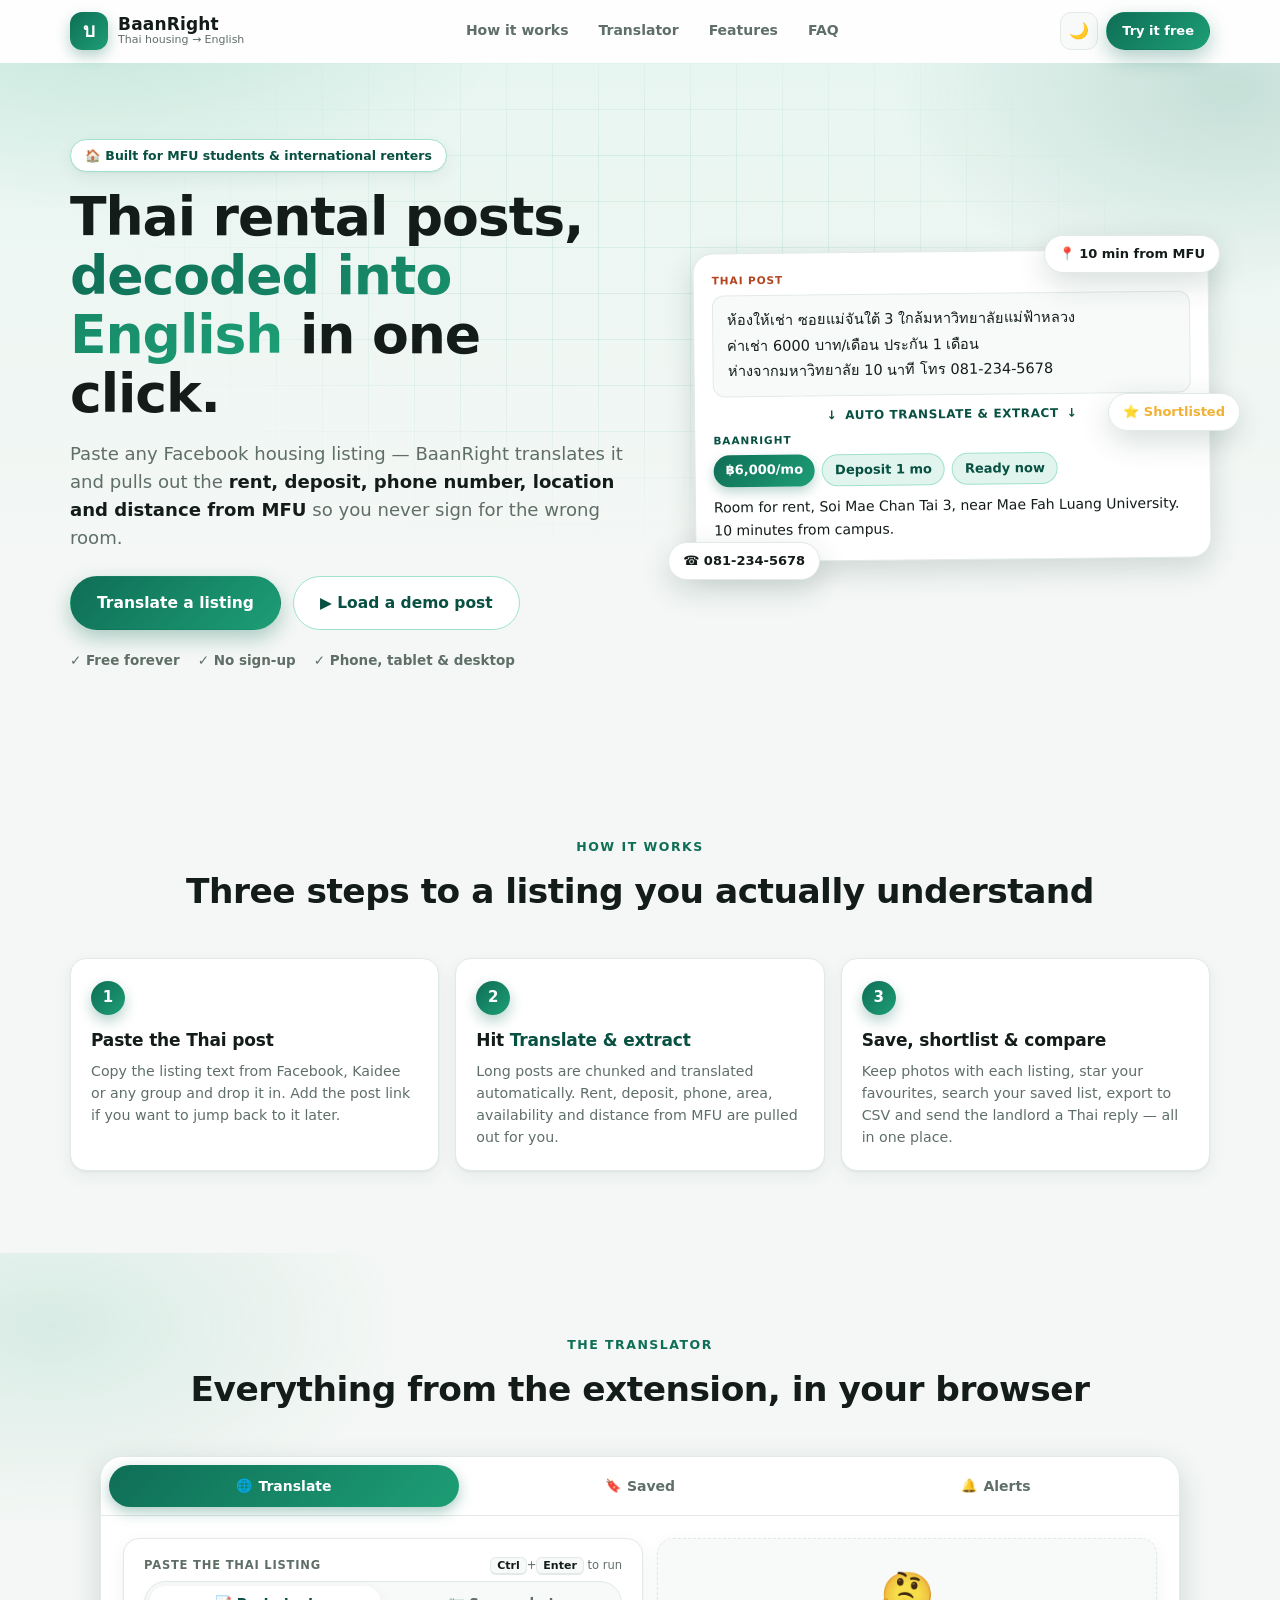
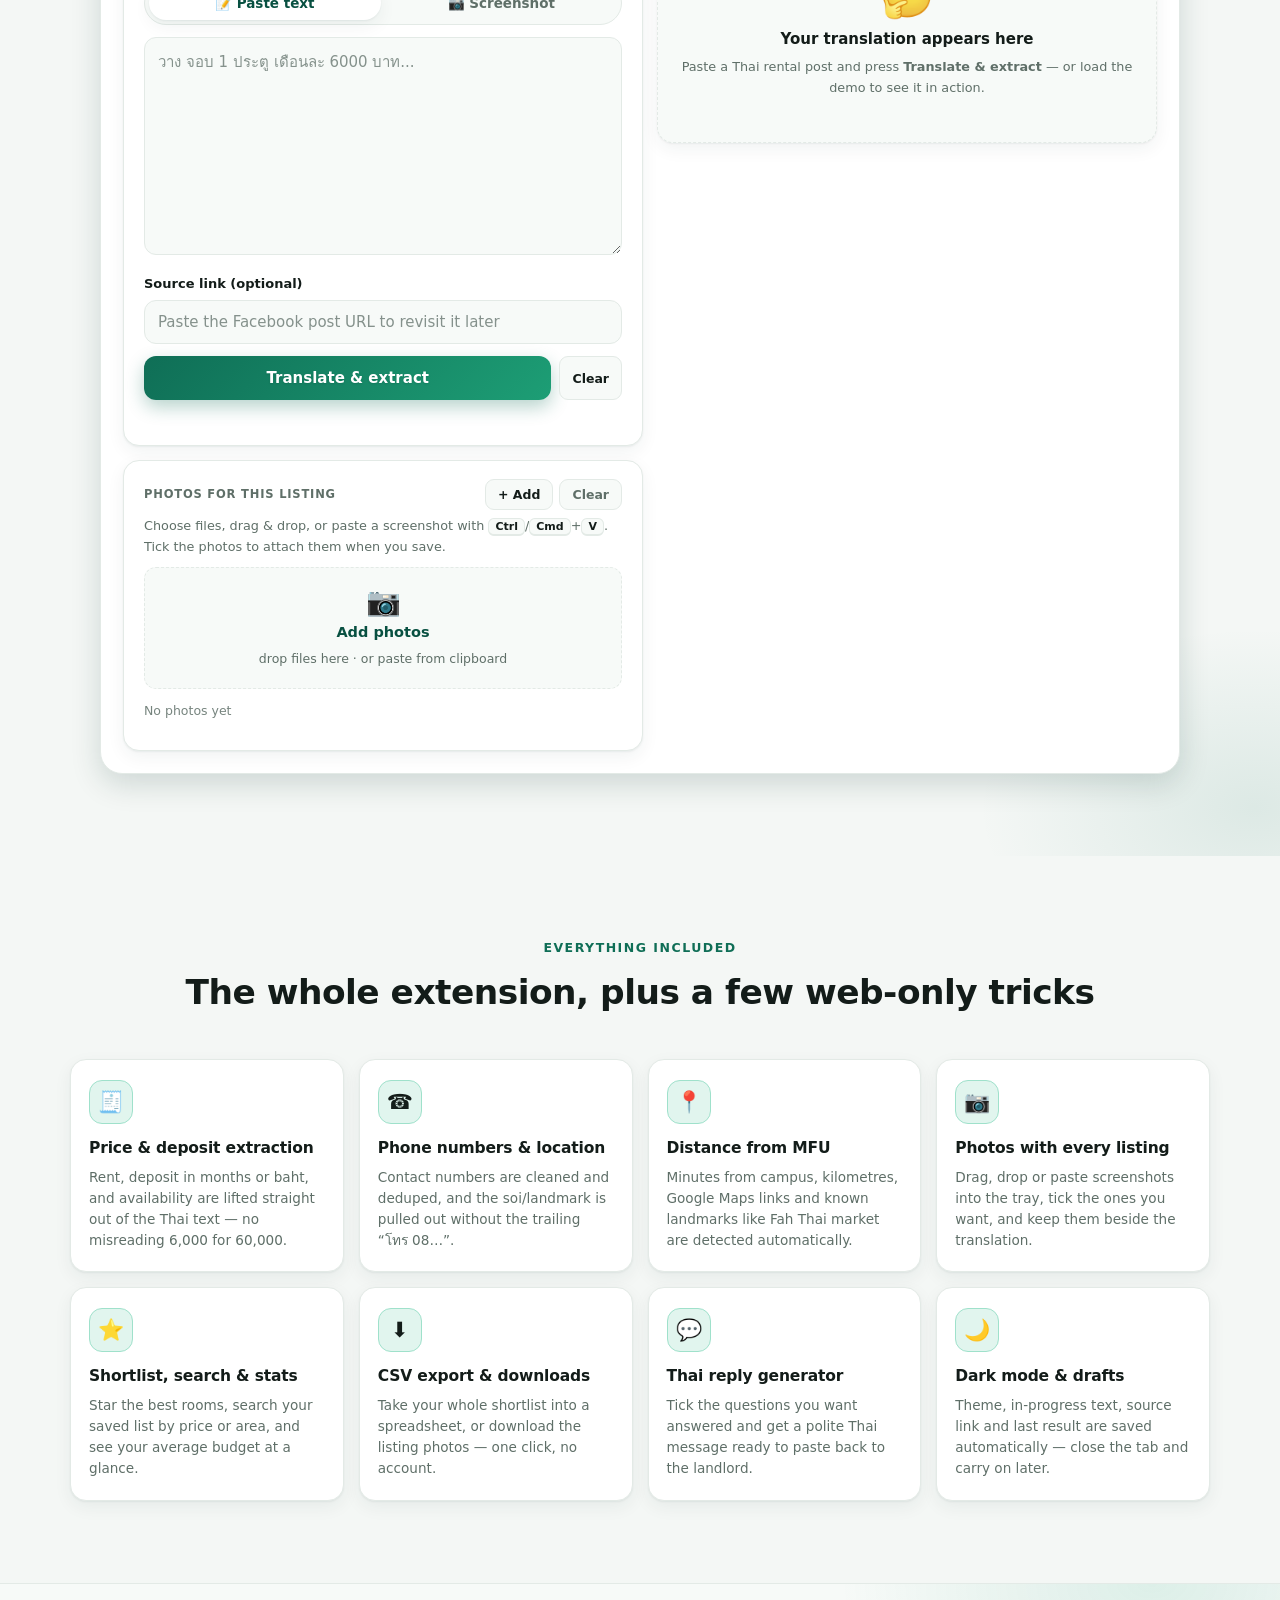
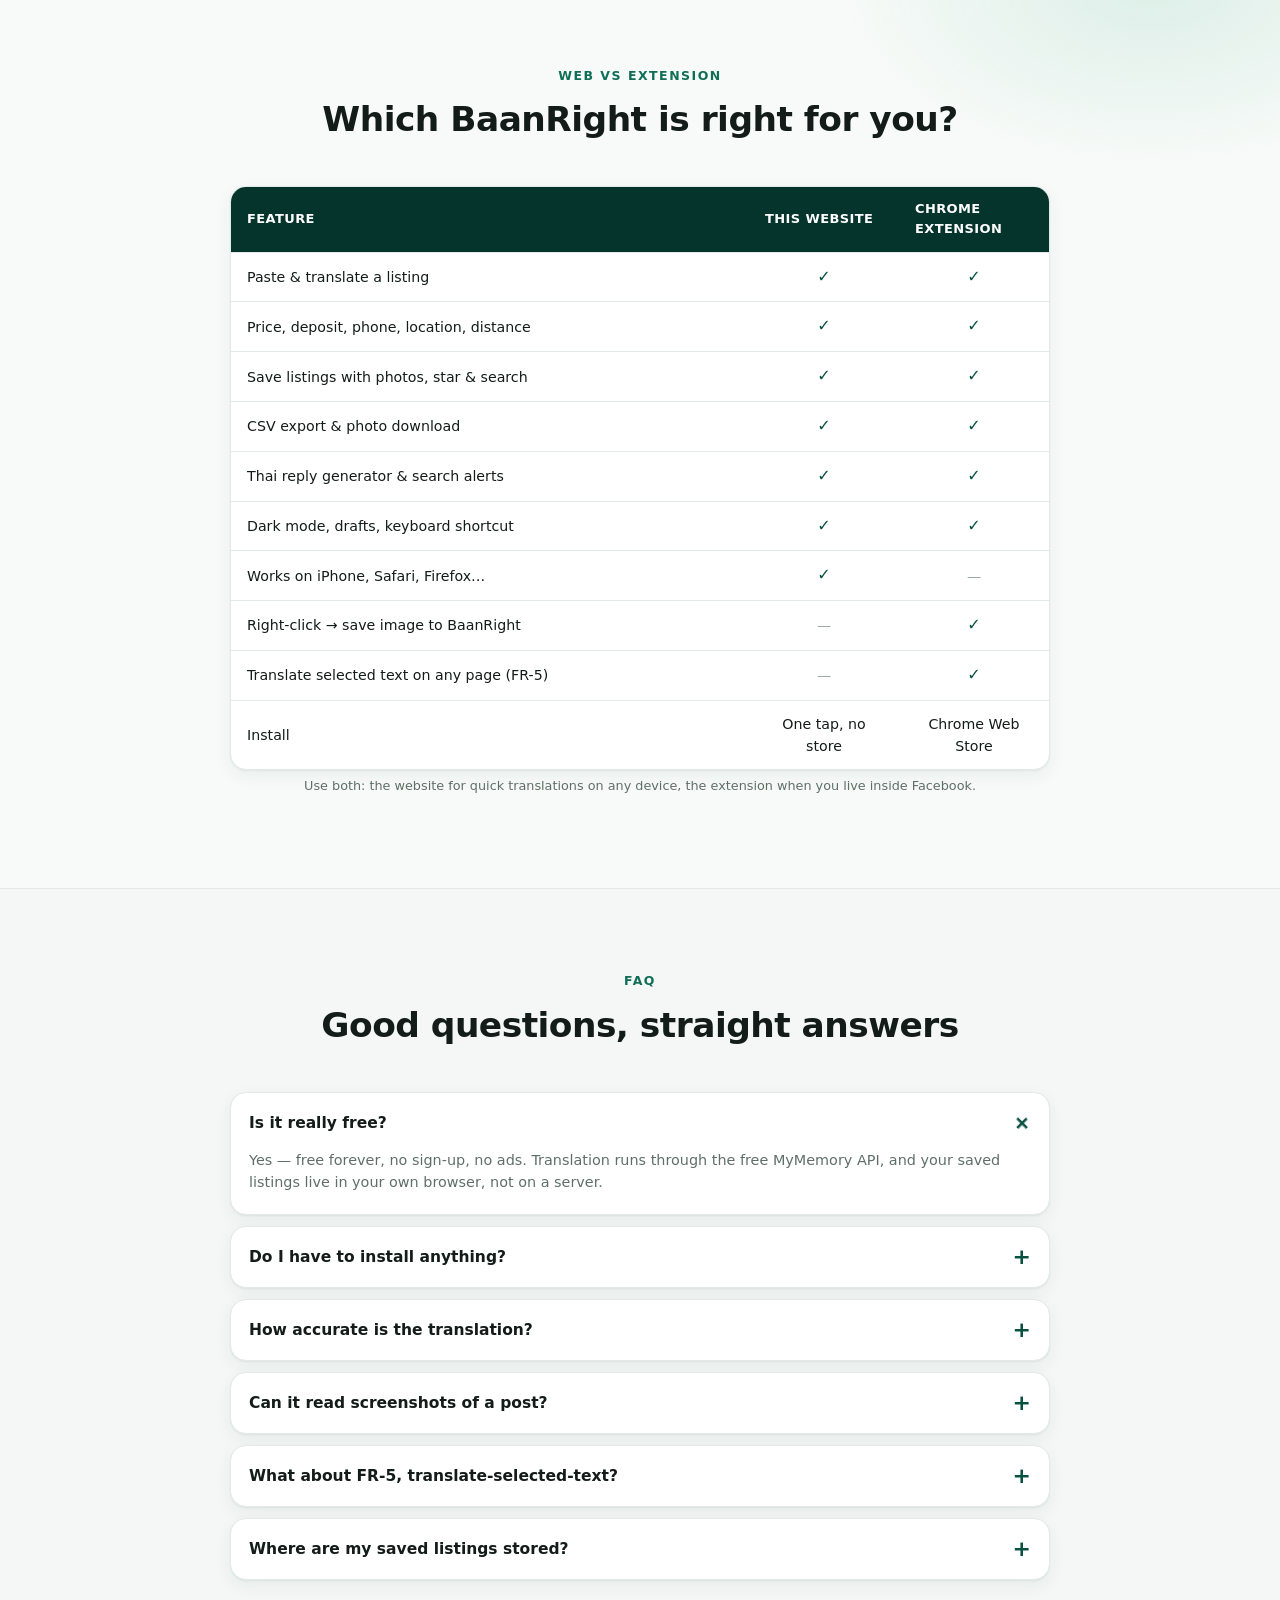
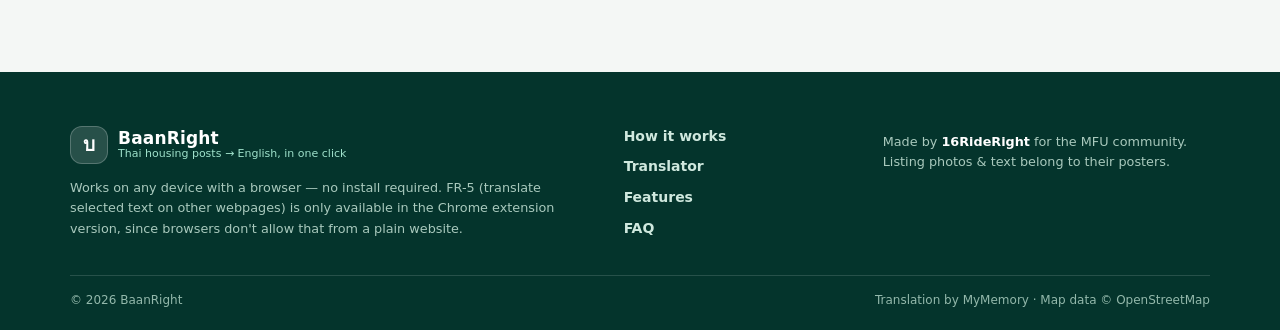
<file: prototype/index.html>
<!DOCTYPE html>
<html lang="en">
<head>
<meta charset="UTF-8" />
<meta name="viewport" content="width=device-width, initial-scale=1, viewport-fit=cover" />
<title>BaanRight — Thai Housing Translator for Rentals near MFU</title>
<meta name="description" content="Free Thai→English rental listing translator. Paste a Facebook housing post and get the price, deposit, phone number, location and distance from MFU in seconds — plus photo saving, shortlists, CSV export and a Thai reply generator. Works on any device." />
<meta name="theme-color" content="#04342c" />
<meta property="og:title" content="BaanRight — Thai Housing Translator" />
<meta property="og:description" content="Thai rental posts → English, with price, deposit, phone and MFU distance pulled out automatically. Free, no install." />
<meta property="og:type" content="website" />
<link rel="manifest" href="manifest.json" />
<link rel="apple-touch-icon" href="icons/icon180.png" />
<link rel="icon" href="icons/icon32.png" />
<link rel="stylesheet" href="style.css" />
</head>
<body>
<a class="skip-link" href="#app">Skip to the translator</a>

<!-- ================= Header ================= -->
<header class="site-header" id="siteHeader">
  <div class="wrap header-inner">
    <a class="brand" href="#top" aria-label="BaanRight home">
      <span class="brand-mark">&#3610;</span>
      <span class="brand-text">
        <span class="brand-name">BaanRight</span>
        <span class="brand-sub">Thai housing &rarr; English</span>
      </span>
    </a>

    <nav class="site-nav" id="siteNav" aria-label="Main">
      <a href="#how">How it works</a>
      <a href="#app">Translator</a>
      <a href="#features">Features</a>
      <a href="#faq">FAQ</a>
    </nav>

    <div class="header-actions">
      <button id="themeToggle" class="icon-btn" title="Toggle dark mode" aria-label="Toggle dark mode">&#127769;</button>
      <button id="installBtn" class="btn btn-sm btn-grad hidden">Install app</button>
      <a class="btn btn-sm btn-grad header-cta" href="#app">Try it free</a>
      <button id="navToggle" class="icon-btn nav-toggle" aria-label="Open menu" aria-expanded="false">&#9776;</button>
    </div>
  </div>
</header>

<main id="top">
  <!-- ================= Hero ================= -->
  <section class="hero">
    <div class="wrap hero-grid">
      <div class="hero-copy">
        <span class="pill">&#127968; Built for MFU students &amp; international renters</span>
        <h1>Thai rental posts,<br /><span class="grad-text">decoded into English</span> in one click.</h1>
        <p class="lede">Paste any Facebook housing listing &mdash; BaanRight translates it and pulls out the <strong>rent, deposit, phone number, location and distance from MFU</strong> so you never sign for the wrong room.</p>

        <div class="hero-cta">
          <a class="btn btn-grad btn-lg" href="#app">Translate a listing</a>
          <button class="btn btn-ghost btn-lg" id="demoBtn">&#9654; Load a demo post</button>
        </div>

        <ul class="hero-points">
          <li>&#10003; Free forever</li>
          <li>&#10003; No sign-up</li>
          <li>&#10003; Phone, tablet &amp; desktop</li>
        </ul>
      </div>

      <div class="hero-art" aria-hidden="true">
        <div class="mock-card">
          <div class="mock-label mock-label-th">Thai post</div>
          <p class="mock-th">ห้องให้เช่า ซอยแม่จันใต้ 3 ใกล้มหาวิทยาลัยแม่ฟ้าหลวง<br />ค่าเช่า 6000 บาท/เดือน ประกัน 1 เดือน<br />ห่างจากมหาวิทยาลัย 10 นาที โทร 081-234-5678</p>
          <div class="mock-arrow"><span>&#8595;</span> auto translate &amp; extract <span>&#8595;</span></div>
          <div class="mock-label mock-label-en">BaanRight</div>
          <div class="mock-en">
            <div class="mock-chips">
              <span class="mock-chip">&#3647;6,000/mo</span>
              <span class="mock-chip chip-soft">Deposit 1 mo</span>
              <span class="mock-chip chip-soft">Ready now</span>
            </div>
            <p class="mock-en-text">Room for rent, Soi Mae Chan Tai 3, near Mae Fah Luang University. 10 minutes from campus.</p>
          </div>
        </div>
        <div class="float-chip chip-a">&#128205; 10 min from MFU</div>
        <div class="float-chip chip-b">&#9742; 081-234-5678</div>
        <div class="float-chip chip-c">&#11088; Shortlisted</div>
      </div>
    </div>
  </section>

  <!-- ================= How it works ================= -->
  <section id="how" class="section">
    <div class="wrap">
      <p class="sec-kicker">How it works</p>
      <h2 class="sec-title">Three steps to a listing you actually understand</h2>
      <div class="steps-grid">
        <article class="step-card reveal">
          <span class="step-n">1</span>
          <h3>Paste the Thai post</h3>
          <p>Copy the listing text from Facebook, Kaidee or any group and drop it in. Add the post link if you want to jump back to it later.</p>
        </article>
        <article class="step-card reveal">
          <span class="step-n">2</span>
          <h3>Hit <em>Translate &amp; extract</em></h3>
          <p>Long posts are chunked and translated automatically. Rent, deposit, phone, area, availability and distance from MFU are pulled out for you.</p>
        </article>
        <article class="step-card reveal">
          <span class="step-n">3</span>
          <h3>Save, shortlist &amp; compare</h3>
          <p>Keep photos with each listing, star your favourites, search your saved list, export to CSV and send the landlord a Thai reply &mdash; all in one place.</p>
        </article>
      </div>
    </div>
  </section>

  <!-- ================= App ================= -->
  <section id="app" class="section section-app">
    <div class="wrap">
      <p class="sec-kicker">The translator</p>
      <h2 class="sec-title">Everything from the extension, in your browser</h2>

      <div class="app-shell">
        <nav class="tabs" role="tablist" aria-label="BaanRight sections">
          <button class="tab active" data-tab="translate" role="tab" aria-selected="true">
            <span class="tab-ico">&#127760;</span>Translate
          </button>
          <button class="tab" data-tab="saved" role="tab" aria-selected="false">
            <span class="tab-ico">&#128278;</span>Saved
            <span id="savedCount" class="tab-badge hidden">0</span>
          </button>
          <button class="tab" data-tab="alerts" role="tab" aria-selected="false">
            <span class="tab-ico">&#128276;</span>Alerts
          </button>
        </nav>

        <div class="panels">
          <!-- ---------- Translate panel ---------- -->
          <section id="panel-translate" class="panel">
            <div class="panel-cols">
              <div class="col-left">
                <div class="card">
                  <div class="card-head">
                    <h3>Paste the Thai listing</h3>
                    <span class="kbd-hint"><kbd>Ctrl</kbd>+<kbd>Enter</kbd> to run</span>
                  </div>

                  <div class="input-modes" role="group" aria-label="Input mode">
                    <button class="mode-btn active" data-mode="text">&#128221; Paste text</button>
                    <button class="mode-btn" data-mode="image">&#128247; Screenshot</button>
                  </div>

                  <textarea id="thaiText" placeholder="&#3623;&#3634;&#3591; &#3592;&#3629;&#3610; 1 &#3611;&#3619;&#3632;&#3605;&#3641; &#3648;&#3604;&#3639;&#3629;&#3609;&#3621;&#3632; 6000 &#3610;&#3634;&#3607;..." rows="8" spellcheck="false"></textarea>

                  <div id="imageDrop" class="dropzone hidden">
                    <input type="file" id="imageInput" accept="image/*" />
                    <p class="hint">Screenshot OCR isn't in this build &mdash; paste the post's text instead for now.</p>
                    <img id="imagePreview" class="hidden" alt="Screenshot preview" />
                  </div>

                  <label class="field-label" for="sourceLinkInput">Source link (optional)</label>
                  <input type="url" id="sourceLinkInput" placeholder="Paste the Facebook post URL to revisit it later" />

                  <div class="run-row">
                    <button id="runBtn" class="primary-btn">Translate &amp; extract</button>
                    <button id="clearTextBtn" class="mini-btn" title="Clear the text box">Clear</button>
                  </div>
                  <p id="runStatus" class="status"></p>
                </div>

                <div class="card">
                  <div class="card-head">
                    <h3>Photos for this listing</h3>
                    <div class="head-actions">
                      <button id="addPhotoBtn" class="mini-btn" title="Add photos from your computer">+ Add</button>
                      <button id="clearTrayBtn" class="mini-btn ghost" title="Remove all photos">Clear</button>
                    </div>
                  </div>
                  <p class="hint">Choose files, drag &amp; drop, or paste a screenshot with <kbd>Ctrl</kbd>/<kbd>Cmd</kbd>+<kbd>V</kbd>. Tick the photos to attach them when you save.</p>
                  <input type="file" id="photoInput" accept="image/*" multiple hidden />
                  <label class="dropzone dropzone-photos" id="photoDrop" for="photoInput">
                    <span class="dz-emoji">&#128247;</span>
                    <strong class="dz-title">Add photos</strong>
                    <span class="dz-sub">drop files here &middot; or paste from clipboard</span>
                  </label>
                  <div id="photoTray" class="photo-tray"><span class="tray-empty">No photos yet</span></div>
                  <p id="trayCount" class="hint tray-count"></p>
                </div>
              </div>

              <div class="col-right">
                <div id="skeleton" class="skeleton hidden" aria-hidden="true">
                  <div class="sk-line w60"></div>
                  <div class="sk-line"></div>
                  <div class="sk-line w80"></div>
                  <div class="sk-grid">
                    <div class="sk-block"></div>
                    <div class="sk-block"></div>
                    <div class="sk-block"></div>
                    <div class="sk-block"></div>
                  </div>
                </div>

                <div id="resultEmpty" class="card card-muted">
                  <div class="empty-emoji">&#129300;</div>
                  <p class="empty-title">Your translation appears here</p>
                  <p class="hint">Paste a Thai rental post and press <strong>Translate &amp; extract</strong> &mdash; or load the demo to see it in action.</p>
                </div>

                <div id="result" class="result hidden">
                  <div class="result-head">
                    <span id="priceHero" class="price-hero hidden"></span>
                  </div>

                  <div class="result-block">
                    <div class="block-head">
                      <h3>&#128172; Translation</h3>
                      <button id="copyTransBtn" class="mini-btn" title="Copy English translation">Copy</button>
                    </div>
                    <div class="translation-box"><p id="translatedText"></p></div>
                  </div>

                  <div class="result-block">
                    <h3>&#128202; Details</h3>
                    <dl id="detailsList" class="details-grid"></dl>
                  </div>

                  <div class="result-block">
                    <h3>&#128205; Distance</h3>
                    <p id="distanceText" class="distance-text"></p>
                  </div>

                  <div class="action-row">
                    <button id="saveListingBtn" class="primary-btn">&#128278; Save listing</button>
                    <button id="toggleReplyBtn" class="secondary-btn">&#128172; Ask landlord</button>
                  </div>
                  <div class="action-row action-row-sub">
                    <button id="copySummaryBtn" class="chip-btn">&#128203; Copy summary</button>
                    <button id="shareBtn" class="chip-btn">&#128257; Share</button>
                    <a id="sourceLinkBtn" class="chip-btn chip-link hidden" href="#" target="_blank" rel="noopener">&#128279; Original post</a>
                  </div>
                  <p id="saveStatus" class="status"></p>

                  <div id="replyPanel" class="reply-panel hidden">
                    <p class="hint">Pick what you want to ask &mdash; we'll translate it to Thai for you.</p>
                    <div id="replyOptions" class="reply-options"></div>
                    <button id="generateReplyBtn" class="primary-btn">Generate Thai message</button>
                    <textarea id="replyOutput" class="hidden" rows="4" readonly></textarea>
                    <button id="copyReplyBtn" class="chip-btn hidden">Copy message</button>
                  </div>
                </div>
              </div>
            </div>
          </section>

          <!-- ---------- Saved panel ---------- -->
          <section id="panel-saved" class="panel hidden">
            <div class="toolbar">
              <input id="savedSearch" type="search" placeholder="Search price, area, phone&hellip;" aria-label="Search saved listings" />
              <label class="toggle-chip" title="Show shortlisted only">
                <input type="checkbox" id="shortlistOnly" />
                <span>&#9733; Shortlist</span>
              </label>
              <button id="compareSelectedBtn" class="mini-btn compare-launch" disabled>⚖ Compare selected (0)</button>
              <button id="exportBtn" class="mini-btn" title="Export saved listings as CSV">&#11015; Export CSV</button>
            </div>
            <p id="savedStats" class="hint saved-stats"></p>

            <div id="savedEmpty" class="empty-state">
              <div class="empty-emoji">&#127968;</div>
              <p class="empty-title">No saved listings yet</p>
              <p class="hint">Translate a post and tap &ldquo;Save listing&rdquo; &mdash; price, distance and photos come with it.</p>
            </div>
            <ul id="savedList" class="saved-list"></ul>
            <section id="comparePanel" class="compare-panel hidden" aria-live="polite">
              <div class="compare-panel-head">
                <div><p class="compare-kicker">ROOM COMPARISON</p><h3>Compare your selected rooms</h3><p class="hint">Compare up to three saved listings side by side.</p></div>
                <button id="clearCompareBtn" class="chip-btn">Clear selection</button>
              </div>
              <div id="compareContent" class="compare-scroll"></div>
            </section>
            <p id="noMatches" class="empty-state hidden">
              <span class="empty-emoji">&#128269;</span><br />
              Nothing matches that search.
            </p>
          </section>

          <!-- ---------- Alerts panel ---------- -->
          <section id="panel-alerts" class="panel hidden">
            <div class="card">
              <div class="card-head"><h3>My preferences</h3></div>
              <p class="hint">Set a rough budget and area so you can compare listings faster.</p>
              <div class="alert-form">
                <input id="alertArea" type="text" placeholder="Preferred area, e.g. Fah Thai market" />
                <input id="alertPrice" type="number" placeholder="Max price (THB/month)" inputmode="numeric" />
                <button id="addAlertBtn" class="primary-btn">+ Add preference</button>
              </div>
            </div>
            <ul id="alertsListUI" class="saved-list"></ul>
            <div id="alertsEmpty" class="empty-state">
              <div class="empty-emoji">&#128276;</div>
              <p class="hint">No preferences yet &mdash; add your budget above.</p>
            </div>
          </section>
        </div>
      </div>
    </div>
  </section>

  <!-- ================= Features ================= -->
  <section id="features" class="section">
    <div class="wrap">
      <p class="sec-kicker">Everything included</p>
      <h2 class="sec-title">The whole extension, plus a few web-only tricks</h2>
      <div class="feature-grid">
        <article class="feature-card reveal"><span class="f-ico">&#129534;</span><h3>Price &amp; deposit extraction</h3><p>Rent, deposit in months or baht, and availability are lifted straight out of the Thai text &mdash; no misreading 6,000 for 60,000.</p></article>
        <article class="feature-card reveal"><span class="f-ico">&#9742;&#65039;</span><h3>Phone numbers &amp; location</h3><p>Contact numbers are cleaned and deduped, and the soi/landmark is pulled out without the trailing &ldquo;โทร 08…&rdquo;.</p></article>
        <article class="feature-card reveal"><span class="f-ico">&#128205;</span><h3>Distance from MFU</h3><p>Minutes from campus, kilometres, Google Maps links and known landmarks like Fah Thai market are detected automatically.</p></article>
        <article class="feature-card reveal"><span class="f-ico">&#128247;</span><h3>Photos with every listing</h3><p>Drag, drop or paste screenshots into the tray, tick the ones you want, and keep them beside the translation.</p></article>
        <article class="feature-card reveal"><span class="f-ico">&#11088;</span><h3>Shortlist, search &amp; stats</h3><p>Star the best rooms, search your saved list by price or area, and see your average budget at a glance.</p></article>
        <article class="feature-card reveal"><span class="f-ico">&#11015;&#65039;</span><h3>CSV export &amp; downloads</h3><p>Take your whole shortlist into a spreadsheet, or download the listing photos &mdash; one click, no account.</p></article>
        <article class="feature-card reveal"><span class="f-ico">&#128172;</span><h3>Thai reply generator</h3><p>Tick the questions you want answered and get a polite Thai message ready to paste back to the landlord.</p></article>
        <article class="feature-card reveal"><span class="f-ico">&#127769;</span><h3>Dark mode &amp; drafts</h3><p>Theme, in-progress text, source link and last result are saved automatically &mdash; close the tab and carry on later.</p></article>
      </div>
    </div>
  </section>

  <!-- ================= Comparison ================= -->
  <section class="section section-band">
    <div class="wrap wrap-narrow">
      <p class="sec-kicker">Web vs extension</p>
      <h2 class="sec-title">Which BaanRight is right for you?</h2>
      <div class="table-scroll">
        <table class="compare">
          <thead>
            <tr><th scope="col">Feature</th><th scope="col">This website</th><th scope="col">Chrome extension</th></tr>
          </thead>
          <tbody>
            <tr><td>Paste &amp; translate a listing</td><td class="yes">&#10003;</td><td class="yes">&#10003;</td></tr>
            <tr><td>Price, deposit, phone, location, distance</td><td class="yes">&#10003;</td><td class="yes">&#10003;</td></tr>
            <tr><td>Save listings with photos, star &amp; search</td><td class="yes">&#10003;</td><td class="yes">&#10003;</td></tr>
            <tr><td>CSV export &amp; photo download</td><td class="yes">&#10003;</td><td class="yes">&#10003;</td></tr>
            <tr><td>Thai reply generator &amp; search alerts</td><td class="yes">&#10003;</td><td class="yes">&#10003;</td></tr>
            <tr><td>Dark mode, drafts, keyboard shortcut</td><td class="yes">&#10003;</td><td class="yes">&#10003;</td></tr>
            <tr><td>Works on iPhone, Safari, Firefox…</td><td class="yes">&#10003;</td><td class="no">&mdash;</td></tr>
            <tr><td>Right-click &rarr; save image to BaanRight</td><td class="no">&mdash;</td><td class="yes">&#10003;</td></tr>
            <tr><td>Translate selected text on any page (FR-5)</td><td class="no">&mdash;</td><td class="yes">&#10003;</td></tr>
            <tr><td>Install</td><td>One tap, no store</td><td>Chrome Web Store</td></tr>
          </tbody>
        </table>
      </div>
      <p class="hint center">Use both: the website for quick translations on any device, the extension when you live inside Facebook.</p>
    </div>
  </section>

  <!-- ================= FAQ ================= -->
  <section id="faq" class="section">
    <div class="wrap wrap-narrow">
      <p class="sec-kicker">FAQ</p>
      <h2 class="sec-title">Good questions, straight answers</h2>
      <div class="faq-list">
        <details class="faq-item reveal" open>
          <summary>Is it really free?</summary>
          <p>Yes &mdash; free forever, no sign-up, no ads. Translation runs through the free MyMemory API, and your saved listings live in your own browser, not on a server.</p>
        </details>
        <details class="faq-item reveal">
          <summary>Do I have to install anything?</summary>
          <p>No. It's a normal website that works in any browser. If you use it often you can tap <strong>Install app</strong> (or &ldquo;Add to Home Screen&rdquo; on iPhone) and it opens like a native app.</p>
        </details>
        <details class="faq-item reveal">
          <summary>How accurate is the translation?</summary>
          <p>It's machine translation, so read the English with a grain of salt. The important part: rent, deposit and phone numbers are extracted from the original Thai digits, so those numbers are always exact.</p>
        </details>
        <details class="faq-item reveal">
          <summary>Can it read screenshots of a post?</summary>
          <p>Not yet &mdash; OCR isn't wired into this build. Copy the post's text instead (it takes a second), and attach the screenshot to the photo tray so you keep it with the listing.</p>
        </details>
        <details class="faq-item reveal">
          <summary>What about FR-5, translate-selected-text?</summary>
          <p>Translating text you highlight on other webpages needs browser privileges a plain website can't have, so that feature lives in the Chrome extension only.</p>
        </details>
        <details class="faq-item reveal">
          <summary>Where are my saved listings stored?</summary>
          <p>In your browser's local storage on this device. Nothing is uploaded. Export to CSV if you want a backup or want to share your shortlist with a friend.</p>
        </details>
      </div>
    </div>
  </section>
</main>

<!-- ================= Footer ================= -->
<footer class="site-footer">
  <div class="wrap footer-grid">
    <div class="footer-brand">
      <div class="brand">
        <span class="brand-mark">&#3610;</span>
        <span class="brand-text">
          <span class="brand-name">BaanRight</span>
          <span class="brand-sub">Thai housing posts &rarr; English, in one click</span>
        </span>
      </div>
      <p class="hint">Works on any device with a browser &mdash; no install required. FR-5 (translate selected text on other webpages) is only available in the Chrome extension version, since browsers don't allow that from a plain website.</p>
    </div>
    <nav class="footer-links" aria-label="Footer">
      <a href="#how">How it works</a>
      <a href="#app">Translator</a>
      <a href="#features">Features</a>
      <a href="#faq">FAQ</a>
    </nav>
    <div class="footer-note">
      <p class="hint">Made by <strong>16RideRight</strong> for the MFU community. Listing photos &amp; text belong to their posters.</p>
    </div>
  </div>
  <div class="wrap footer-base">
    <span>&copy; <span id="year">2026</span> BaanRight</span>
    <span>Translation by MyMemory &middot; Map data &copy; OpenStreetMap</span>
  </div>
</footer>

<div id="toastWrap" class="toast-wrap" aria-live="polite"></div>

<noscript><div class="noscript">BaanRight needs JavaScript to translate &mdash; please enable it and reload.</div></noscript>

<script src="script.js"></script>
</body>
</html>
</file>
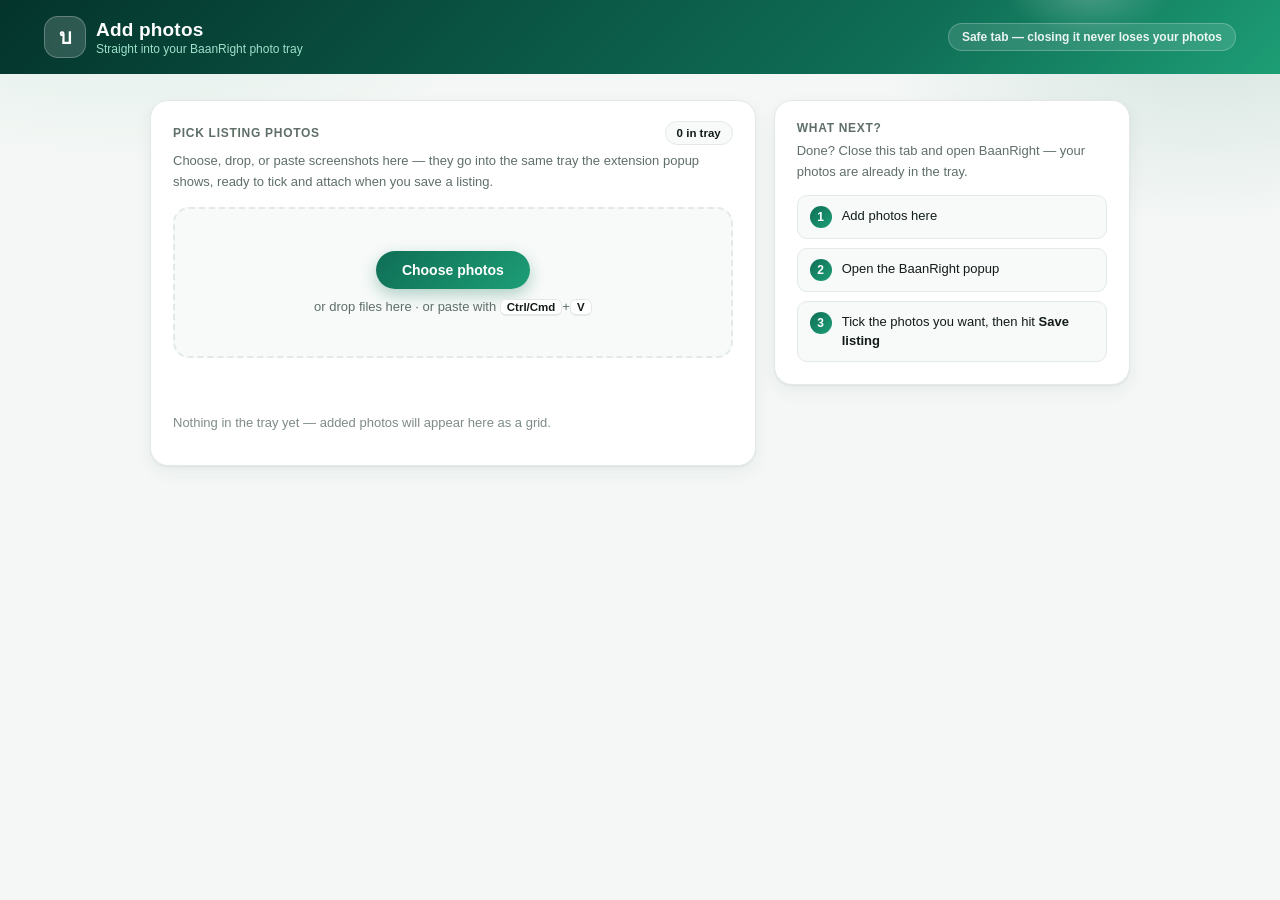
<file: photo-add.html>
<!DOCTYPE html>
<html lang="en">
<head>
<meta charset="UTF-8" />
<title>Add photos — BaanRight</title>
<link rel="stylesheet" href="popup.css" />
</head>
<body class="page-desktop">
  <header class="topbar">
    <div class="brand">
      <span class="brand-mark">&#3610;</span>
      <div class="brand-text">
        <span class="brand-name">Add photos</span>
        <span class="brand-sub">Straight into your BaanRight photo tray</span>
      </div>
    </div>
    <span class="topbar-hint">Safe tab &mdash; closing it never loses your photos</span>
  </header>

  <main class="panel panel-wide">
    <section class="card">
      <div class="card-head">
        <h3>Pick listing photos</h3>
        <span class="chip-btn" id="countChip">0 in tray</span>
      </div>
      <p class="hint">Choose, drop, or paste screenshots here &mdash; they go into the same tray the extension popup shows, ready to tick and attach when you save a listing.</p>

      <label class="dropzone dropzone-hero" id="dropLabel" for="filePicker">
        
        <strong class="dz-title">Choose photos</strong>
        <span class="dz-sub">or drop files here &middot; or paste with <kbd>Ctrl/Cmd</kbd>+<kbd>V</kbd></span>
      </label>
      <input type="file" id="filePicker" accept="image/*" multiple hidden />

      <p id="status" class="status"></p>
      <div id="preview" class="photo-tray photo-grid"></div>
      <p id="emptyHint" class="tray-empty">Nothing in the tray yet &mdash; added photos will appear here as a grid.</p>
    </section>

    <aside class="card card-side">
      <div class="card-head"><h3>What next?</h3></div>
      <p class="hint side-lead">Done? Close this tab and open BaanRight &mdash; your photos are already in the tray.</p>
      <div class="steps">
        <div class="step"><span class="step-n">1</span><span>Add photos here</span></div>
        <div class="step"><span class="step-n">2</span><span>Open the BaanRight popup</span></div>
        <div class="step"><span class="step-n">3</span><span>Tick the photos you want, then hit <strong>Save listing</strong></span></div>
      </div>
    </aside>
  </main>

  <div id="toastWrap" class="toast-wrap" aria-live="polite"></div>

  <script src="photo-add.js"></script>
</body>
</html>
</file>
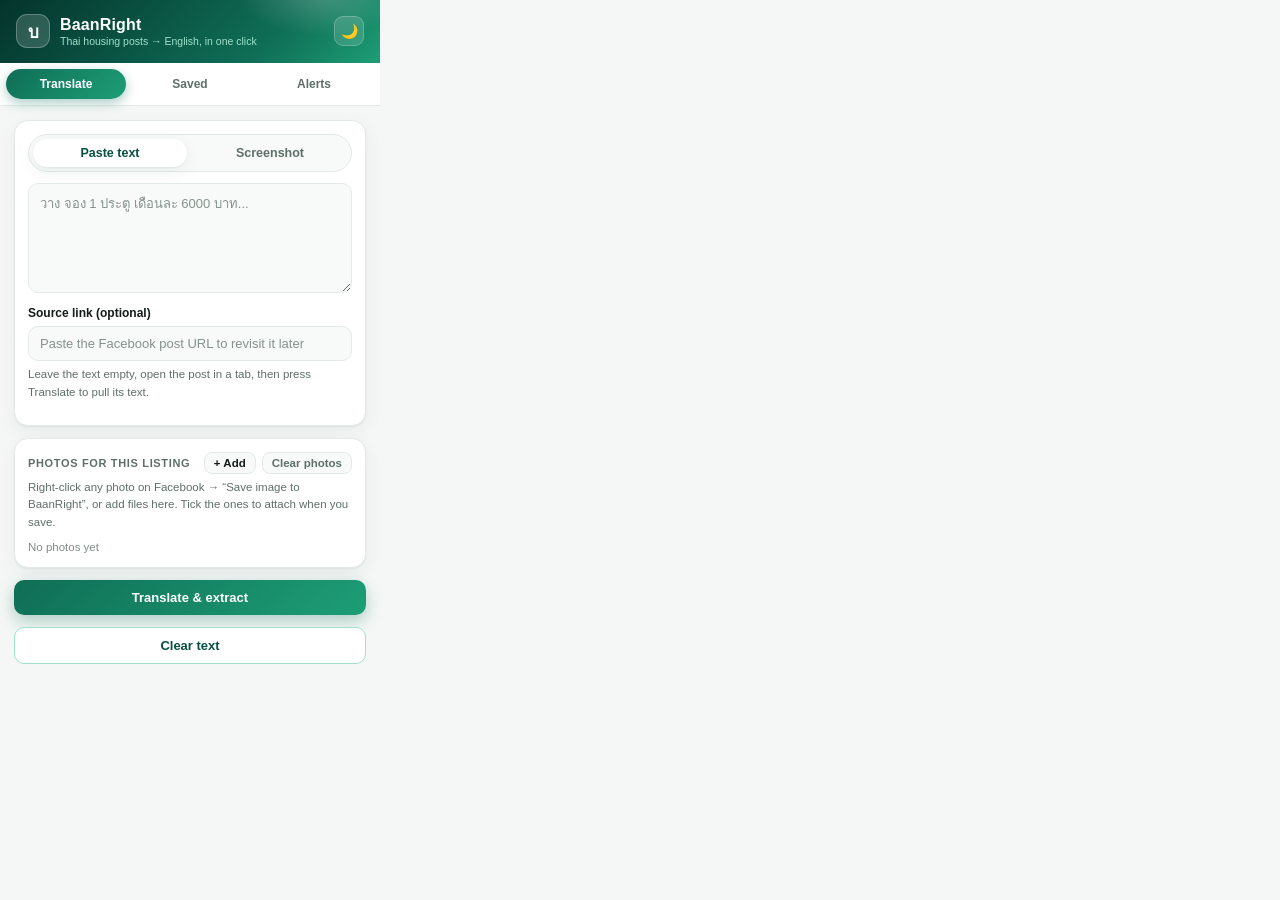
<file: popup.html>
<!DOCTYPE html>
<html lang="en">
<head>
<meta charset="UTF-8" />
<title>BaanRight</title>
<link rel="stylesheet" href="popup.css" />
</head>
<body>
  <header class="topbar">
    <div class="brand">
      <span class="brand-mark">&#3610;</span>
      <div class="brand-text">
        <span class="brand-name">BaanRight</span>
        <span class="brand-sub">Thai housing posts &rarr; English, in one click</span>
      </div>
    </div>
    <button id="themeToggle" class="icon-btn" title="Toggle dark mode" aria-label="Toggle dark mode">&#127769;</button>
  </header>

  <nav class="tabs" role="tablist">
    <button class="tab active" data-tab="translate" role="tab" aria-selected="true">
      <span class="tab-ico">Translate</span>
    </button>
    <button class="tab" data-tab="saved" role="tab" aria-selected="false">
      <span class="tab-ico">Saved</span>
      <span id="savedCount" class="tab-badge hidden">0</span>
    </button>
    <button class="tab" data-tab="alerts" role="tab" aria-selected="false">
      <span class="tab-ico">Alerts</span>
    </button>
  </nav>

  <main>
    <!-- Translate panel -->
    <section id="panel-translate" class="panel">
        <div class="card">
            <div class="input-modes" role="group" aria-label="Input mode">
                <button class="mode-btn active" data-mode="text">Paste text</button>
                <button class="mode-btn" data-mode="image">Screenshot</button>
            </div>

            <textarea id="thaiText" aria-label="Thai listing text" placeholder="&#3623;&#3634;&#3591; &#3592;&#3629;&#3591; 1 &#3611;&#3619;&#3632;&#3605;&#3641; &#3648;&#3604;&#3639;&#3629;&#3609;&#3621;&#3632; 6000 &#3610;&#3634;&#3607;..." rows="6"></textarea>

            <div id="imageDrop" class="dropzone hidden">
                <input type="file" id="imageInput" accept="image/*" />
                <p class="hint">Screenshot OCR isn't wired up in this build &mdash; paste the post's text instead for now.</p>
                <img id="imagePreview" class="hidden" alt="Screenshot preview" />
            </div>

            <label class="field-label" for="sourceLinkInput">Source link (optional)</label>
            <input type="url" id="sourceLinkInput" placeholder="Paste the Facebook post URL to revisit it later" />
            <p class="hint">Leave the text empty, open the post in a tab, then press Translate to pull its text.</p>
        </div>

      <div class="card">
        <div class="card-head">
          <h3>Photos for this listing</h3>
          <div class="head-actions">
            <button id="addPhotoBtn" class="mini-btn" title="Add photos from your computer">+ Add</button>
            <button id="clearTrayBtn" class="mini-btn ghost" type="button" title="Remove all photos" aria-label="Clear all photos">Clear photos</button>
          </div>
        </div>
        <p class="hint">Right-click any photo on Facebook &rarr; &ldquo;Save image to BaanRight&rdquo;, or add files here. Tick the ones to attach when you save.</p>
        <input type="file" id="photoInput" accept="image/*" multiple hidden />
        <div id="photoTray" class="photo-tray"><span class="tray-empty">No photos yet</span></div>
      </div>

      <button id="runBtn" class="primary-btn">Translate &amp; extract</button>
      <button id="clearTextBtn" class="secondary-btn" type="button" title="Clear the text box and the result">Clear text</button>
      <p id="runStatus" class="status"></p>

      <div id="skeleton" class="skeleton hidden">
        <div class="sk-line w60"></div>
        <div class="sk-line"></div>
        <div class="sk-line w80"></div>
        <div class="sk-grid">
          <div class="sk-block"></div>
          <div class="sk-block"></div>
          <div class="sk-block"></div>
          <div class="sk-block"></div>
        </div>
      </div>

      <div id="result" class="result hidden">
        <div class="result-head">
          <span id="priceHero" class="price-hero hidden"></span>
        </div>

        <div class="result-block">
          <div class="block-head">
            <h3>Translation</h3>
            <button id="copyTransBtn" class="mini-btn" title="Copy English translation">Copy</button>
          </div>
          <div class="translation-box"><p id="translatedText"></p></div>
        </div>

        <div class="result-block">
          <h3>Details</h3>
          <dl id="detailsList" class="details-grid"></dl>
        </div>

        <div class="result-block">
          <h3>Distance</h3>
          <p id="distanceText" class="distance-text"></p>
        </div>

        <div class="action-row">
          <button id="saveListingBtn" class="primary-btn">Save listing</button>
          <button id="toggleReplyBtn" class="secondary-btn">Ask landlord</button>
        </div>
        <p id="saveStatus" class="status"></p>

        <div id="replyPanel" class="reply-panel hidden">
          <p class="hint">Pick what you want to ask &mdash; we'll translate it to Thai for you.</p>
          <div id="replyOptions" class="reply-options"></div>
          <button id="generateReplyBtn" class="primary-btn">Generate Thai message</button>
          <textarea id="replyOutput" class="hidden" rows="4" readonly></textarea>
          <button id="copyReplyBtn" class="chip-btn hidden">Copy message</button>
        </div>
      </div>
    </section>

    <!-- Saved listings panel -->
    <section id="panel-saved" class="panel hidden">
      <div class="toolbar">
        <input id="savedSearch" type="search" placeholder="Search price, area, phone&hellip;" />
        <button id="exportBtn" class="mini-btn" title="Export saved listings as CSV">Export</button>
      </div>

      <div id="savedEmpty" class="empty-state">
        
        <p class="empty-title">No saved listings yet</p>
        <p class="hint">Translate a post and tap &ldquo;Save listing&rdquo; &mdash; price, distance and photos come with it.</p>
      </div>
      <ul id="savedList" class="saved-list"></ul>
      <p id="noMatches" class="empty-state hidden">
        
        Nothing matches that search.
      </p>
    </section>

    <!-- Alerts panel -->
    <section id="panel-alerts" class="panel hidden">
      <div class="card">
        <div class="card-head"><h3>My preferences</h3></div>
        <p class="hint">Set a rough budget and area so you can compare listings faster.</p>
        <div class="alert-form">
          <input id="alertArea" type="text" placeholder="Preferred area, e.g. Fah Thai market" />
          <input id="alertPrice" type="number" placeholder="Max price (THB/month)" />
          <button id="addAlertBtn" class="primary-btn">+ Add preference</button>
        </div>
      </div>
      <ul id="alertsListUI" class="saved-list"></ul>
      <div id="alertsEmpty" class="empty-state">
        
        <p class="hint">No preferences yet &mdash; add your budget above.</p>
      </div>
    </section>
  </main>

  <div id="toastWrap" class="toast-wrap" aria-live="polite"></div>

  <script src="popup.js"></script>
</body>
</html>
</file>
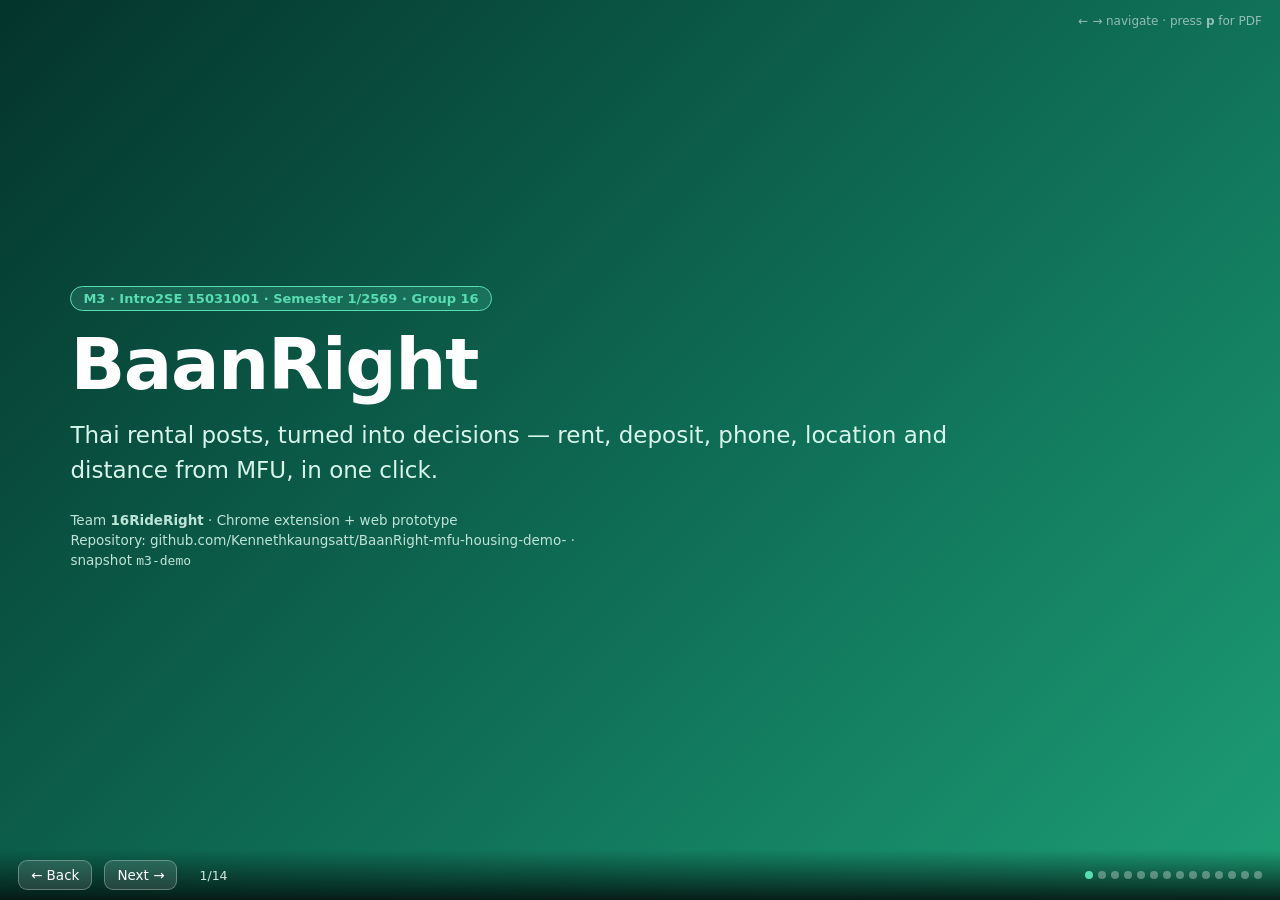
<file: slides/demo-slides-v2.html>
<!doctype html>
<html lang="en">
<head>
<meta charset="utf-8">
<meta name="viewport" content="width=device-width, initial-scale=1">
<title>BaanRight — M3 presentation · 16RideRight</title>
<style>
  :root{
    --jade-900:#04342c; --jade-600:#0f6e56; --jade-400:#1d9e75;
    --mint:#58dcb0; --fog:#cfe8de; --ink:#062a23; --clay:#ffb59a;
    --grad:linear-gradient(135deg,#04342c 0%,#0f6e56 55%,#1d9e75 100%);
  }
  *{box-sizing:border-box}
  html,body{margin:0;height:100%}
  body{
    background:var(--jade-900);
    color:#fff;
    font-family:-apple-system,BlinkMacSystemFont,"Segoe UI",Sarabun,system-ui,sans-serif;
    -webkit-font-smoothing:antialiased;
  }
  .slide{position:absolute;inset:0;display:none;padding:4.5vh 5.5vw 8vh;background:var(--grad);overflow:auto}
  .slide.active{display:flex;flex-direction:column;justify-content:center}
  .inner{width:100%;max-width:1160px;margin:0 auto}
  .kicker{font-size:14px;letter-spacing:.14em;text-transform:uppercase;color:var(--mint);font-weight:700;margin:0 0 12px}
  h1{font-size:clamp(38px,6vw,72px);line-height:1.05;margin:0 0 16px;letter-spacing:-.02em}
  h2{font-size:clamp(24px,3.1vw,42px);line-height:1.15;margin:0 0 20px;letter-spacing:-.015em}
  h3{font-size:18px;margin:0 0 6px;color:#fff}
  p{font-size:clamp(15px,1.4vw,20px);line-height:1.5;color:#e8f7f1;margin:0 0 12px;max-width:66ch}
  .lead{font-size:clamp(17px,1.8vw,25px);color:#d8f5ea}
  .accent{color:var(--mint)}
  ul{margin:0;padding-left:20px}
  li{font-size:clamp(14px,1.35vw,19px);line-height:1.55;color:#e8f7f1;margin-bottom:8px}
  .muted{color:#bfe3d6}
  .small{font-size:13.5px;color:#bfe3d6;line-height:1.5}
  .cols{display:grid;grid-template-columns:1fr 1fr;gap:20px}
  .cards{display:grid;grid-template-columns:repeat(3,1fr);gap:12px;margin-top:6px}
  .card{background:rgba(255,255,255,.09);border:1px solid rgba(255,255,255,.18);border-radius:13px;padding:14px 16px}
  .card h3{font-size:16.5px;margin-bottom:4px}
  .card p{font-size:13.5px;line-height:1.45;color:#d8f5ea;margin:0}
  .badge{display:inline-block;background:rgba(88,220,176,.18);border:1px solid var(--mint);color:var(--mint);
         font-size:13px;font-weight:700;border-radius:999px;padding:4px 12px;margin-bottom:16px}
  table{width:100%;border-collapse:collapse;font-size:14.5px}
  th,td{text-align:left;padding:8px 9px;border-bottom:1px solid rgba(255,255,255,.18);vertical-align:top;line-height:1.4}
  th{font-size:12px;letter-spacing:.07em;text-transform:uppercase;color:var(--mint);white-space:nowrap}
  td.num{font-variant-numeric:tabular-nums;white-space:nowrap}
  .ok{color:var(--mint);font-weight:700}
  .warn{color:var(--clay);font-weight:700}
  .mono{font-family:ui-monospace,SFMono-Regular,Menlo,monospace;font-size:13px}
  .steps{counter-reset:s;list-style:none;padding:0}
  .steps li{counter-increment:s;position:relative;padding-left:44px;margin-bottom:11px}
  .steps li::before{content:counter(s);position:absolute;left:0;top:-2px;width:28px;height:28px;border-radius:50%;
    background:var(--mint);color:var(--jade-900);font-weight:800;display:grid;place-items:center;font-size:14px}
  .who{display:grid;grid-template-columns:repeat(5,1fr);gap:10px;margin-top:4px}
  .member{background:rgba(255,255,255,.09);border:1px solid rgba(255,255,255,.18);border-radius:12px;padding:12px 13px}
  .member .nm{font-size:14.5px;font-weight:700;line-height:1.25;margin-bottom:3px}
  .member .id{font-size:12px;color:#bfe3d6;font-variant-numeric:tabular-nums;margin-bottom:6px}
  .member .gh{font-size:12.5px;color:var(--mint);font-family:ui-monospace,Menlo,monospace;word-break:break-all}
  .member .ct{font-size:12px;color:#bfe3d6;margin-top:6px}
  .member .what{font-size:12.5px;line-height:1.4;color:#d8f5ea;margin-top:8px;border-top:1px solid rgba(255,255,255,.15);padding-top:7px}
  .flow{display:flex;align-items:stretch;gap:8px;margin:10px 0 4px;flex-wrap:wrap}
  .node{flex:1 1 0;min-width:118px;background:rgba(255,255,255,.09);border:1px solid rgba(255,255,255,.18);
        border-radius:11px;padding:11px 10px;font-size:12.5px;line-height:1.35}
  .node b{display:block;font-size:13.5px;margin-bottom:3px;color:#fff}
  .nsharp{--jade-900:#04342c}
  .nav{position:fixed;left:0;right:0;bottom:0;display:flex;align-items:center;gap:12px;
       padding:10px 18px;background:linear-gradient(to top,rgba(4,20,16,.9),transparent);z-index:5}
  .nav button{background:rgba(255,255,255,.12);border:1px solid rgba(255,255,255,.3);color:#fff;
       border-radius:9px;padding:6px 12px;font:inherit;font-size:13.5px;cursor:pointer}
  .nav button:hover{background:rgba(255,255,255,.22)}
  .dots{display:flex;gap:5px;margin-left:auto}
  .dot{width:8px;height:8px;border-radius:50%;background:rgba(255,255,255,.32);cursor:pointer}
  .dot.on{background:var(--mint)}
  .count{font-size:12.5px;color:#cfe8de;margin-left:10px;font-variant-numeric:tabular-nums}
  .hint{position:fixed;right:18px;top:14px;font-size:12px;color:rgba(255,255,255,.55);z-index:5}
  @media (max-width:900px){
    .cols{grid-template-columns:1fr}
    .cards{grid-template-columns:1fr 1fr}
    .who{grid-template-columns:1fr 1fr}
    .slide{padding:6vh 5vw 9vh}
    table{font-size:12.5px}
  }
  @media print{
    @page{size:A4 landscape;margin:8mm}
    .nav,.hint{display:none}
    body{background:#fff}
    .slide{position:static;display:block !important;background:#fff;color:var(--ink);
           padding:14px 18px;break-after:page;page-break-after:always;overflow:visible}
    h1,h2,h3,p,li,td,th{color:#062a23}
    .lead,.muted,.small{color:#33564c}
    .kicker,.accent,.member .gh{color:#0f6e56}
    .card,.member,.node{background:#f3f7f5;border-color:#cfd5df}
    .card p,.member .what{color:#33564c;border-color:#d5dee6}
    .badge{background:#e8f4ec;color:#0f6e56;border-color:#0f6e56}
    th,td{border-color:#d5dee6}
    .steps li::before{background:#0f6e56;color:#fff}
    .ok{color:#0f6e56} .warn{color:#b4441a}
    .dot{background:#cfd5df}
  }
</style>
</head>
<body>
<div class="hint">← → navigate · press <b>p</b> for PDF</div>

<!-- 1 ─ Cover -->
<section class="slide active">
  <div class="inner">
    <span class="badge">M3 · Intro2SE 15031001 · Semester 1/2569 · Group 16</span>
    <h1>BaanRight</h1>
    <p class="lead">Thai rental posts, turned into decisions — rent, deposit, phone, location and distance from MFU, in one click.</p>
    <p class="small" style="margin-top:22px">
      Team <strong>16RideRight</strong> · Chrome extension + web prototype<br>
      Repository: github.com/Kennethkaungsatt/BaanRight-mfu-housing-demo- · snapshot <span class="mono">m3-demo</span>
    </p>
  </div>
</section>

<!-- 2 ─ Team -->
<section class="slide">
  <div class="inner">
    <p class="kicker">The team</p>
    <h2>16RideRight — who did what</h2>
    <div class="who">
      <div class="member">
        <div class="nm">Kaung Satt Thiha</div>
        <div class="id">6931503006</div>
        <div class="gh">@Kennethkaungsatt</div>
        <div class="ct">11 commits · +5,965 / −345 · 33 files</div>
        <div class="what">Web prototype, popup redesign, photo tray, docs, slides</div>
      </div>
      <div class="member">
        <div class="nm">Munir Sama</div>
        <div class="id">6931503063</div>
        <div class="gh">@mun2ddd</div>
        <div class="ct">27 commits · +3,903 / −3,427 · 14 files</div>
        <div class="what">Extractor logic, test suite, source link, repo cleanup, PR #2</div>
      </div>
      <div class="member">
        <div class="nm">Nipitpon Seehawong</div>
        <div class="id">6931503109</div>
        <div class="gh">@thxbe</div>
        <div class="ct">5 commits · +16 / −5 · 4 files</div>
        <div class="what">In-page button, popup labels, photo storage errors, FR-5 bug fix</div>
      </div>
      <div class="member">
        <div class="nm">Min Thant Maung Maung</div>
        <div class="id">6931503012</div>
        <div class="gh">@Skai-max67</div>
        <div class="ct">0 commits</div>
        <div class="what">Non-code work: user interviews (26–27 Aug), testing, translation review</div>
      </div>
      <div class="member">
        <div class="nm">Kanokporn Pakchaipoom</div>
        <div class="id">6931503020</div>
        <div class="gh">@MelleM686</div>
        <div class="ct">0 commits</div>
        <div class="what">Non-code work: user interviews, Thai copy review, slide content</div>
      </div>
    </div>
    <p class="small" style="margin-top:16px">
      Numbers from <span class="mono">git log --author=… --numstat</span>. <span class="mono">kennethape</span> and <span class="mono">Kennethkaungsatt</span> are the same account.
      An account being listed is not a contribution — two members have no commits in the history, and we say so rather than claim otherwise.
    </p>
  </div>
</section>

<!-- 3 ─ Problem -->
<section class="slide">
  <div class="inner">
    <p class="kicker">The problem</p>
    <h2>MFU students who don't read Thai can't read the rental market</h2>
    <div class="cols">
      <div>
        <ul>
          <li>Housing is advertised in Thai Facebook groups: rent, deposit, phone and soi all buried in free text.</li>
          <li>Translating by hand costs minutes per post — the good rooms are gone before you finish.</li>
          <li>The details that decide a visit are exactly what machine translation mangles: deposit months, soi names, distance to campus.</li>
          <li>Students arrive in year 1 with a dorm, then must find off-campus housing themselves.</li>
        </ul>
      </div>
      <div>
        <div class="card">
          <h3>A typical post</h3>
          <p style="font-family:Sarabun,sans-serif;line-height:1.75">
            ห้องให้เช่า ซอยแม่จันใต้ 3<br>
            ค่าเช่า 6000 บาท/เดือน<br>
            ประกัน 1 เดือน<br>
            ห่างจากมหาวิทยาลัย 10 นาที<br>
            สนใจโทร 081-234-5678
          </p>
        </div>
        <div class="card" style="margin-top:10px">
          <h3>What the student actually needs</h3>
          <p>฿6,000 / month · 1 month deposit · 10 min from MFU · 081-234-5678</p>
        </div>
      </div>
    </div>
  </div>
</section>

<!-- 4 ─ Who needs it -->
<section class="slide">
  <div class="inner">
    <p class="kicker">Who needs this product</p>
    <h2>Primary user, and who we deliberately don't serve</h2>
    <div class="cols">
      <div>
        <h3 style="color:var(--mint);margin-bottom:8px">Primary: MFU international students</h3>
        <ul>
          <li>Can't read Thai, must rent off-campus after year 1.</li>
          <li>Hunting in Thai-language Facebook groups, often on a phone.</li>
          <li>Needs to answer the landlord in Thai but can't write it.</li>
        </ul>
        <h3 style="color:var(--mint);margin:16px 0 8px">Secondary</h3>
        <ul>
          <li>Exchange / short-stay students arriving mid-semester.</li>
          <li>Thai friends helping a foreign classmate shortlist rooms.</li>
        </ul>
      </div>
      <div>
        <div class="card">
          <h3>Three moments, one product</h3>
          <p><b>1 · Find</b> — paste a post, read rent, deposit, phone, soi and distance in English.<br>
             <b>2 · Compare</b> — save listings, search, shortlist with ★, export CSV.<br>
             <b>3 · Reply</b> — tick the questions that matter, get a Thai message to paste into Messenger.</p>
        </div>
        <div class="card" style="margin-top:10px">
          <h3>Not our user (by design)</h3>
          <p>Landlords and agents, full-time Thai renters, and anyone wanting a booking or payment platform — those are different products with different requirements.</p>
        </div>
      </div>
    </div>
  </div>
</section>

<!-- 5 ─ FR -->
<section class="slide">
  <div class="inner">
    <p class="kicker">Functional requirements</p>
    <h2>5 Must FRs · 16 acceptance criteria — all implemented</h2>
    <table>
      <thead><tr><th>ID</th><th>Requirement</th><th>ACs</th><th>Status</th><th>Where it lives</th><th>Evidence</th></tr></thead>
      <tbody>
        <tr><td class="num">FR-1</td><td>Input a housing listing (paste Thai post text)</td><td class="num">1</td><td class="ok">Working</td><td>Translate tab: textarea, load demo, source link</td><td>Paste / demo / source-link pull; empty input rejected</td></tr>
        <tr><td class="num">FR-2</td><td>Translate a Thai listing into English</td><td class="num">2</td><td class="ok">Working</td><td>MyMemory client, ≤450-byte chunking, Thai kept on screen</td><td>1.5–4 s per demo post; 4 unit tests</td></tr>
        <tr><td class="num">FR-3</td><td>Extract and save key details: price, deposit, phone, location, availability</td><td class="num">8</td><td class="ok">Working</td><td>Price hero + details grid; Saved tab; missing field shows "—"</td><td>7 extractor tests; save → reload → compare</td></tr>
        <tr><td class="num">FR-4</td><td>Generate a Thai reply to a landlord</td><td class="num">3</td><td class="ok">Working</td><td>Ask the landlord → 5 fixed questions → copy</td><td>Thai output generated and copied; app never sends (AC-3)</td></tr>
        <tr><td class="num">FR-5</td><td>Translate selected text directly on a webpage</td><td class="num">2</td><td class="ok">Working</td><td><span class="mono">content.js</span> + context menu, popup opens pre-filled</td><td>Real Facebook housing post</td></tr>
      </tbody>
    </table>
    <p class="small" style="margin-top:14px">Source: <span class="mono">docs/M2-srs.pdf §3</span> · traceability: <span class="mono">docs/final-report.md §5</span> (Golden Thread)</p>
  </div>
</section>

<!-- 6 ─ NFR -->
<section class="slide">
  <div class="inner">
    <p class="kicker">Non-functional requirements</p>
    <h2>5 NFRs — 4 measured, 1 honestly unverified</h2>
    <table>
      <thead><tr><th>ID</th><th>Kind</th><th>Target</th><th>How we checked</th><th>Result</th></tr></thead>
      <tbody>
        <tr><td class="num">NFR-1</td><td>Performance</td><td>Translation shown within 10 s</td><td>Timed live requests, SRS trials</td><td><span class="ok">Pass</span> — ≈1.5 s short post, 3–4 s long</td></tr>
        <tr><td class="num">NFR-2</td><td>Performance</td><td>Fields extracted within 5 s</td><td>Local extraction is synchronous</td><td><span class="ok">Pass</span> — sub-millisecond per post</td></tr>
        <tr><td class="num">NFR-3</td><td>Usability</td><td>First use within 30 s, no help</td><td>Timed test with an unfamiliar student</td><td><span class="warn">Unverified</span> — not formally timed</td></tr>
        <tr><td class="num">NFR-4</td><td>Reliability</td><td>Error message, never a misleading translation</td><td>Disconnect network, submit; quota + 429 tests</td><td><span class="ok">Pass</span> — explicit error shown</td></tr>
        <tr><td class="num">NFR-5</td><td>Security / privacy</td><td>Saved listings only in the saver's browser</td><td>Profile A saves → profile B opens</td><td><span class="ok">Pass</span> — no server, no account, B sees nothing</td></tr>
      </tbody>
    </table>
    <p class="small" style="margin-top:14px">
      NFR-3 is stated as <b>unverified</b> in <span class="mono">docs/final-report.md §7</span> rather than claimed as passed. Understanding a target and measuring it are different things.
    </p>
  </div>
</section>

<!-- 7 ─ Features -->
<section class="slide">
  <div class="inner">
    <p class="kicker">What's built</p>
    <h2>Features, on both surfaces</h2>
    <div class="cards">
      <div class="card"><h3>Translate &amp; extract</h3><p>Chunked th→en translation plus price, deposit, phone, location and availability pulled from free text.</p></div>
      <div class="card"><h3>Distance to MFU</h3><p>Stated minutes, a detected map link, or the Fah Thai market landmark — never an empty cell.</p></div>
      <div class="card"><h3>Saved list + shortlist</h3><p>Search, ★ filter, one-tap call, original post link, photo thumbnails, expandable details.</p></div>
      <div class="card"><h3>Photo tray</h3><p>Add, paste or drag photos; downscaled to ≤1000 px, saved with the listing, downloadable later.</p></div>
      <div class="card"><h3>Ask the landlord</h3><p>Five common questions turned into Thai and copied in one tap — the app never sends it.</p></div>
      <div class="card"><h3>Export, alerts, theme</h3><p>CSV export for comparing, area + budget alerts, light/dark theme, autosaved drafts, PWA offline shell.</p></div>
    </div>
    <p class="small" style="margin-top:14px">
      The last three are <em>supporting</em> features — we don't count them as extra Must FRs, so the scope stays honest.
      Same workflow in the Chrome extension (inside Facebook) and the web prototype (any device).
    </p>
  </div>
</section>

<!-- 8 ─ Out of scope -->
<section class="slide">
  <div class="inner">
    <p class="kicker">Scope discipline</p>
    <h2>What we chose <em>not</em> to build</h2>
    <div class="cols">
      <div>
        <ul>
          <li><strong>Auto-searching / scraping Facebook groups</strong> — platform terms; the user pastes or right-clicks instead.</li>
          <li><strong>Booking, reserving, rental payments</strong> — needs a payment provider and landlord agreements.</li>
          <li><strong>Contacting landlords automatically</strong> — FR-4 AC-3: the student reviews and sends.</li>
          <li><strong>Scam / red-flag detection</strong> — an unverifiable claim we can't honour.</li>
        </ul>
      </div>
      <div>
        <ul>
          <li><strong>Legal or contract advice</strong> — outside our competence and a liability trap.</li>
          <li><strong>Shared database, accounts, login</strong> — needs a backend; privacy by design (NFR-5).</li>
          <li><strong>Screenshot OCR in this MVP</strong> — excluded by the SRS; the UI says "not in this build".</li>
          <li><strong>Guaranteeing price or availability accuracy</strong> — the landlord is the source of truth.</li>
        </ul>
      </div>
    </div>
    <p class="small" style="margin-top:14px">15 explicit exclusions in <span class="mono">docs/M2-srs.pdf §6</span>. Saying no in writing is why the five FRs actually shipped.</p>
  </div>
</section>

<!-- 9 ─ Tech -->
<section class="slide">
  <div class="inner">
    <p class="kicker">Technology</p>
    <h2>Vanilla JS, two surfaces, no backend</h2>
    <div class="cols">
      <div>
        <table>
          <tbody>
            <tr><th>JavaScript ES2020</th><td class="num">≈2,650 lines</td></tr>
            <tr><th>HTML5</th><td class="num">≈640 lines</td></tr>
            <tr><th>CSS3</th><td class="num">≈1,410 lines</td></tr>
            <tr><th>JSON (manifests)</th><td class="num">2 files</td></tr>
            <tr><th>Node.js tests</th><td class="num">112 lines · 11 cases</td></tr>
            <tr><th>Total (code)</th><td class="num">≈5,170 lines</td></tr>
          </tbody>
        </table>
      </div>
      <div>
        <div class="flow">
          <div class="node"><b>Popup UI</b>popup.html + css + js</div>
          <div class="node"><b>Service worker</b>context menu, tabs, downloads</div>
          <div class="node"><b>Content script</b>reads the page you're on</div>
        </div>
        <div class="flow">
          <div class="node"><b>Shared core</b>extractors · translation client · storage</div>
          <div class="node"><b>Web prototype</b>static PWA, offline shell</div>
        </div>
        <p class="small" style="margin-top:6px">
          <strong>Not used:</strong> TypeScript, React/Vue, bundlers, Node server, database, ORM, auth provider, analytics.
          Chrome MV3 + a static PWA is enough for this problem — every dependency we skip is one we don't have to maintain.
        </p>
      </div>
    </div>
  </div>
</section>

<!-- 10 ─ APIs -->
<section class="slide">
  <div class="inner">
    <p class="kicker">APIs</p>
    <h2>One external API. One unused permission. Zero keys.</h2>
    <table>
      <thead><tr><th>#</th><th>Service</th><th>Purpose</th><th>Auth / cost</th><th>Status</th></tr></thead>
      <tbody>
        <tr><td class="num">1</td><td><strong>MyMemory Translation API</strong></td><td>Thai → English machine translation, post split into ≤450-byte chunks</td><td>Free, no key, anonymous fair-use quota</td><td class="ok">Used at runtime</td></tr>
        <tr><td class="num">2</td><td>Nominatim (OpenStreetMap)</td><td>Reverse geocoding</td><td>Free</td><td class="warn">Declared in manifest, never called</td></tr>
      </tbody>
    </table>
    <p style="margin-top:14px">
      <strong>Chrome APIs:</strong> 6 families across 27 call sites — <span class="mono">storage.local</span> (8),
      <span class="mono">runtime</span>, <span class="mono">contextMenus</span>, <span class="mono">tabs</span>,
      <span class="mono">downloads</span>, <span class="mono">action.openPopup</span>.
      Permissions: storage, contextMenus, activeTab, downloads, unlimitedStorage.
    </p>
    <p class="small" style="margin-top:8px">
      <strong>Not APIs:</strong> Google Maps links are detected by regex inside the post; Facebook is read from the DOM the
      user is already viewing — no Graph API, no token, no group scraping. The unused Nominatim permission is a known gap
      we list in the report instead of quietly leaving it.
    </p>
  </div>
</section>

<!-- 11 ─ AI usage -->
<section class="slide">
  <div class="inner">
    <p class="kicker">AI usage</p>
    <h2>No generative model in the product</h2>
    <div class="cols">
      <div>
        <h3 style="color:var(--mint);margin-bottom:8px">At runtime</h3>
        <ul>
          <li>Translation only, via MyMemory — a machine-translation service that receives text and returns text.</li>
          <li>Extraction is <strong>rule-based</strong> (regex + Thai unit words), as the SRS requires. No LLM decides a price.</li>
          <li>That makes answers deterministic and testable — which is why we can run 11 tests on it.</li>
        </ul>
      </div>
      <div>
        <h3 style="color:var(--mint);margin-bottom:8px">During development</h3>
        <ul>
          <li><strong>Claude</strong> (27 Aug) — extension development: translation, extraction, storage, feature suggestions.</li>
          <li><strong>ChatGPT</strong> (27 Aug) — organising the SRS into FRs and NFRs.</li>
          <li><strong>Codebuff</strong> (9–12 Nov) — M3 deliverables: web prototype, report, diagrams, deck, README, link and asset verification.</li>
        </ul>
      </div>
    </div>
    <p class="small" style="margin-top:16px">
      Everything AI produced was re-read, syntax-checked and tested before it landed; where output didn't match the
      requirements we rewrote it (logged in M2 §8). Disclosure: <span class="mono">docs/ai-use-statement.md</span>.
      Known weakness: the AI log is per-tool prose, not per-prompt.
    </p>
  </div>
</section>

<!-- 12 ─ Golden thread / demo -->
<section class="slide">
  <div class="inner">
    <p class="kicker">Golden thread · live demo</p>
    <h2>Four minutes, requirement by requirement</h2>
    <div class="cols">
      <div>
        <ol class="steps">
          <li><strong>Load demo → Translate</strong> — English plus rent, deposit, phone, location, distance. <span class="muted">FR-1, FR-2, FR-3</span></li>
          <li><strong>Point at the details grid</strong> — missing fields show a dash; we never invent a value. <span class="muted">FR-3 AC-8</span></li>
          <li><strong>Save → reload → search → ★ → CSV</strong> — compare options side by side. <span class="muted">FR-3 AC-7</span></li>
          <li><strong>Ask the landlord → Thai message → copy</strong> — the app never sends it for you. <span class="muted">FR-4</span></li>
          <li><strong>Extension:</strong> select Thai text on a Facebook post → right-click → Translate. <span class="muted">FR-5</span></li>
        </ol>
      </div>
      <div>
        <div class="card">
          <h3>The closing line</h3>
          <p>"OCR and scam detection are explicitly out of scope in our SRS — the UI says so rather than pretending."</p>
        </div>
        <div class="card" style="margin-top:10px">
          <h3>If the network fails on stage</h3>
          <p>The prototype ships with demo posts and an offline shell; the error path is itself a test (NFR-4), not a crash.</p>
        </div>
      </div>
    </div>
  </div>
</section>

<!-- 13 ─ Testing -->
<section class="slide">
  <div class="inner">
    <p class="kicker">Quality</p>
    <h2>Tested where it matters — 11/11 passing</h2>
    <div class="cols">
      <div>
        <h3 style="color:var(--mint);margin-bottom:8px">Automated · <span class="mono">node --test tests/extractors.test</span></h3>
        <ul>
          <li>Suite loads the <strong>pure functions out of the shipped <span class="mono">popup.js</span></strong> — the tested code is the code that ships.</li>
          <li>Deposit formats, Thai digits ๐–๙, floor area vs. location, trailing phone numbers.</li>
          <li>Translation failures: quota text returned with HTTP 200, 429, other statuses.</li>
          <li><strong>11 tests · 11 pass · 0 fail · ≈75 ms</strong></li>
        </ul>
      </div>
      <div>
        <h3 style="color:var(--mint);margin-bottom:8px">Manual</h3>
        <ul>
          <li>2 demo posts × 2 surfaces, 9-step script.</li>
          <li>Real Facebook housing posts in the extension.</li>
          <li>Responsive at 360 / 768 / 1440 px; dark-theme contrast checked.</li>
          <li>Offline, empty input, Ctrl/Cmd+Enter, photo add/paste/dedupe.</li>
        </ul>
        <p class="small" style="margin-top:10px"><strong>Known gaps:</strong> FR-5 is manual-only, and there is no CI — tests run locally before a merge.</p>
      </div>
    </div>
  </div>
</section>

<!-- 14 ─ Limits & next -->
<section class="slide">
  <div class="inner">
    <p class="kicker">Honest limits &amp; next</p>
    <h2>What isn't there yet</h2>
    <div class="cols">
      <div>
        <ul>
          <li><strong>Screenshot OCR</strong> — excluded by the SRS; the UI says "not in this build".</li>
          <li><strong>Translation</strong> — free MyMemory tier, fair-use quota, no offline model.</li>
          <li><strong>Distance</strong> — the landlord's figure or a landmark estimate, not a routed walk.</li>
          <li><strong>Storage</strong> — browser only, no account, no sync between devices.</li>
          <li><strong>NFR-3</strong> — the 30-second first-use target is still unmeasured.</li>
        </ul>
      </div>
      <div>
        <div class="card">
          <h3>Next</h3>
          <p>OCR for screenshots · real routing distance from MFU · optional account + sync · Thai UI for landlords.</p>
        </div>
        <div class="card" style="margin-top:10px">
          <h3>Before the review</h3>
          <p>Run the NFR-3 timed test with three first-time users, and remove or use the unused Nominatim permission.</p>
        </div>
      </div>
    </div>
    <p class="lead" style="margin-top:24px">Thank you — questions?</p>
    <p class="small">Team 16RideRight · prototype <span class="mono">prototype/index.html</span> · extension <span class="mono">extension/</span> · report <span class="mono">docs/final-report.md</span></p>
  </div>
</section>

<div class="nav">
  <button id="prev" type="button">← Back</button>
  <button id="next" type="button">Next →</button>
  <span class="count"><span id="cur">1</span>/<span id="total">14</span></span>
  <div class="dots" id="dots"></div>
</div>

<script>
(function () {
  var slides = Array.prototype.slice.call(document.querySelectorAll('.slide'));
  var dots = document.getElementById('dots');
  var cur = document.getElementById('cur');
  document.getElementById('total').textContent = String(slides.length);
  var i = 0;

  slides.forEach(function (_, n) {
    var d = document.createElement('span');
    d.className = 'dot' + (n === 0 ? ' on' : '');
    d.title = 'Slide ' + (n + 1);
    d.addEventListener('click', function () { show(n); });
    dots.appendChild(d);
  });

  function show(n) {
    i = Math.max(0, Math.min(slides.length - 1, n));
    slides.forEach(function (s, k) { s.classList.toggle('active', k === i); });
    Array.prototype.forEach.call(dots.children, function (d, k) { d.classList.toggle('on', k === i); });
    cur.textContent = String(i + 1);
    if (history.replaceState) history.replaceState(null, '', '#' + (i + 1));
  }

  document.getElementById('next').addEventListener('click', function () { show(i + 1); });
  document.getElementById('prev').addEventListener('click', function () { show(i - 1); });

  document.addEventListener('keydown', function (e) {
    if (e.key === 'ArrowRight' || e.key === 'PageDown' || e.key === ' ') { e.preventDefault(); show(i + 1); }
    if (e.key === 'ArrowLeft' || e.key === 'PageUp') { e.preventDefault(); show(i - 1); }
    if (e.key === 'Home') show(0);
    if (e.key === 'End') show(slides.length - 1);
    if (e.key === 'p' || e.key === 'P') { e.preventDefault(); window.print(); }
  });

  document.addEventListener('click', function (e) {
    if (e.target.closest('button') || e.target.closest('.dot') || e.target.closest('a')) return;
    show(i + 1);
  });

  var start = parseInt((location.hash || '').replace('#', ''), 10);
  show(isNaN(start) ? 0 : start - 1);
})();
</script>
</body>
</html>
</file>
<file: prototype/style.css>
/* ============================================================
   BaanRight website — design system
   Mobile-first, responsive up to desktop, light + dark themes
   ============================================================ */
:root {
  --jade-900: #04342c;
  --jade-800: #085041;
  --jade-600: #0f6e56;
  --jade-400: #1d9e75;
  --jade-100: #9fe1cb;
  --jade-50: #e1f5ee;
  --clay-600: #b4441f;
  --clay-50: #fdeee7;
  --gold: #f2b134;

  --bg: #f4f7f5;
  --surface: #ffffff;
  --surface-2: #f7faf8;
  --ink: #131c19;
  --ink-soft: #5f6f68;
  --line: #e3eae6;
  --shadow: 0 1px 2px rgba(4, 52, 44, 0.06), 0 6px 18px rgba(4, 52, 44, 0.06);
  --shadow-lg: 0 10px 30px rgba(4, 52, 44, 0.16);
  --grad: linear-gradient(135deg, var(--jade-600), var(--jade-400));
  --radius: 16px;
  --radius-sm: 12px;
  --header-h: 62px;

  /* Accent text must stay legible on both themes — --jade-100 flips dark in dark mode */
  --accent-ink: #085041;
  --footer-sub: #9fe1cb;
}

@media (prefers-color-scheme: dark) {
  :root:not([data-theme="light"]) {
    --bg: #0d1512;
    --surface: #16211d;
    --surface-2: #1b2a25;
    --ink: #e8f2ee;
    --ink-soft: #93a8a1;
    --line: #24352e;
    --jade-50: #17362d;
    --jade-100: #1e4a3d;
    --jade-400: #2fb98d;
    --clay-50: #3a2118;
    --shadow: 0 1px 2px rgba(0,0,0,.4), 0 6px 18px rgba(0,0,0,.35);
    --shadow-lg: 0 10px 30px rgba(0,0,0,.5);
    --accent-ink: #58dcb0;
    --footer-sub: #9fe1cb;
  }
}
:root[data-theme="dark"] {
  --bg: #0d1512;
  --surface: #16211d;
  --surface-2: #1b2a25;
  --ink: #e8f2ee;
  --ink-soft: #93a8a1;
  --line: #24352e;
  --jade-50: #17362d;
  --jade-100: #1e4a3d;
  --jade-400: #2fb98d;
  --clay-50: #3a2118;
  --shadow: 0 1px 2px rgba(0,0,0,.4), 0 6px 18px rgba(0,0,0,.35);
  --shadow-lg: 0 10px 30px rgba(0,0,0,.5);
  --accent-ink: #58dcb0;
  --footer-sub: #9fe1cb;
}

* { box-sizing: border-box; }

html {
  scroll-behavior: smooth;
  scroll-padding-top: calc(var(--header-h) + 14px);
  -webkit-text-size-adjust: 100%;
}

body {
  margin: 0;
  font-family: ui-sans-serif, system-ui, -apple-system, "Segoe UI", Roboto,
    "Helvetica Neue", Arial, "Noto Sans Thai", sans-serif;
  color: var(--ink);
  background: var(--bg);
  font-size: 15px;
  line-height: 1.55;
  -webkit-font-smoothing: antialiased;
  overflow-x: hidden;
}

button { font-family: inherit; }
img { max-width: 100%; }
a { color: var(--jade-600); }
:root[data-theme="dark"] a { color: var(--jade-400); }

:focus-visible {
  outline: 3px solid rgba(29, 158, 117, .55);
  outline-offset: 2px;
  border-radius: 6px;
}

.hidden { display: none !important; }

.wrap { width: min(1140px, 100% - 2rem); margin-inline: auto; }
.wrap-narrow { width: min(820px, 100%); margin-inline: auto; }

.skip-link {
  position: absolute; left: 12px; top: -60px; z-index: 100;
  background: var(--jade-600); color: #fff; padding: 10px 16px;
  border-radius: 0 0 10px 10px; font-weight: 700; text-decoration: none;
  transition: top .18s ease;
}
.skip-link:focus { top: 0; }

.noscript {
  position: fixed; inset: auto 12px 12px; z-index: 99;
  background: var(--clay-600); color: #fff; padding: 14px 16px;
  border-radius: 12px; font-weight: 600; text-align: center;
}

/* ============================================================
   Buttons
   ============================================================ */
.btn {
  display: inline-flex; align-items: center; justify-content: center; gap: 8px;
  border: 1px solid transparent; border-radius: 999px;
  padding: 12px 22px; font-size: 15px; font-weight: 700;
  text-decoration: none; cursor: pointer; white-space: nowrap;
  transition: transform .15s ease, box-shadow .15s ease, background .15s ease, border-color .15s ease;
}
.btn-lg { padding: 14px 26px; font-size: 15.5px; }
.btn-sm { padding: 8px 15px; font-size: 13px; }
.btn-grad {
  background: var(--grad); color: #fff;
  box-shadow: 0 8px 20px rgba(15, 110, 86, .32);
}
.btn-grad:hover { transform: translateY(-2px); box-shadow: 0 12px 26px rgba(15, 110, 86, .4); }
.btn-ghost {
  background: var(--surface); color: var(--accent-ink);
  border-color: var(--jade-100);
}
.btn-ghost:hover { background: var(--jade-50); transform: translateY(-2px); }

.icon-btn {
  background: var(--surface-2); border: 1px solid var(--line);
  color: var(--ink); width: 38px; height: 38px; border-radius: 11px;
  font-size: 16px; cursor: pointer; line-height: 1;
  display: inline-flex; align-items: center; justify-content: center;
  transition: transform .15s ease, background .15s ease, border-color .15s ease;
}
.icon-btn:hover { background: var(--jade-50); border-color: var(--jade-100); transform: translateY(-1px); }

/* ============================================================
   Header
   ============================================================ */
.site-header {
  position: sticky; top: 0; z-index: 40;
  background: color-mix(in srgb, var(--surface) 86%, transparent);
  backdrop-filter: blur(12px);
  -webkit-backdrop-filter: blur(12px);
  border-bottom: 1px solid transparent;
  transition: border-color .2s ease, box-shadow .2s ease;
  padding-top: env(safe-area-inset-top);
}
.site-header.scrolled { border-bottom-color: var(--line); box-shadow: 0 6px 20px rgba(4,52,44,.07); }

.header-inner {
  display: flex; align-items: center; gap: 14px;
  min-height: var(--header-h);
}

.brand { display: flex; align-items: center; gap: 10px; text-decoration: none; color: inherit; }
.brand-mark {
  display: inline-flex; align-items: center; justify-content: center;
  width: 38px; height: 38px; border-radius: 12px;
  background: var(--grad); color: #fff;
  font-weight: 700; font-size: 19px;
  box-shadow: 0 6px 14px rgba(15, 110, 86, .3);
}
.brand-text { display: flex; flex-direction: column; line-height: 1.15; }
.brand-name { font-weight: 800; font-size: 17px; letter-spacing: .01em; }
.brand-sub { font-size: 11px; color: var(--ink-soft); }

.site-nav {
  display: none; gap: 4px; margin-left: auto;
}
.site-nav a {
  padding: 9px 13px; border-radius: 999px; text-decoration: none;
  color: var(--ink-soft); font-size: 14px; font-weight: 600;
  transition: background .15s ease, color .15s ease;
}
.site-nav a:hover { background: var(--surface-2); color: var(--ink); }

.header-actions { display: flex; align-items: center; gap: 8px; margin-left: auto; }
.header-cta { display: none; }
.nav-toggle { display: inline-flex; }

/* mobile nav dropdown */
@media (max-width: 899px) {
  .site-nav {
    position: absolute; left: 0; right: 0; top: 100%;
    flex-direction: column; gap: 2px; margin: 0;
    background: var(--surface); border-bottom: 1px solid var(--line);
    padding: 10px 16px 14px; box-shadow: var(--shadow-lg);
    display: none;
  }
  .site-header.nav-open .site-nav { display: flex; }
  .site-nav a { padding: 12px 14px; font-size: 15px; }
}
@media (min-width: 900px) {
  .site-nav { display: flex; }
  .nav-toggle { display: none; }
  .header-cta { display: inline-flex; }
  .header-actions { margin-left: 0; }
  .site-nav { margin-left: auto; margin-right: auto; }
}

/* ============================================================
   Hero
   ============================================================ */
.hero {
  position: relative; overflow: hidden;
  padding: clamp(38px, 7vw, 76px) 0 clamp(44px, 8vw, 84px);
  background:
    radial-gradient(680px 380px at 8% -12%, rgba(29,158,117,.20), transparent 62%),
    radial-gradient(560px 340px at 96% 4%, rgba(15,110,86,.16), transparent 60%),
    linear-gradient(180deg, color-mix(in srgb, var(--jade-50) 65%, transparent), transparent 70%);
}
.hero::after {
  content: ""; position: absolute; inset: 0; pointer-events: none;
  background-image:
    linear-gradient(to right, color-mix(in srgb, var(--jade-400) 9%, transparent) 1px, transparent 1px),
    linear-gradient(to bottom, color-mix(in srgb, var(--jade-400) 9%, transparent) 1px, transparent 1px);
  background-size: 46px 46px;
  mask-image: radial-gradient(700px 380px at 50% 30%, #000 30%, transparent 75%);
  -webkit-mask-image: radial-gradient(700px 380px at 50% 30%, #000 30%, transparent 75%);
}
.hero > .wrap { position: relative; z-index: 1; }

.hero-grid { display: grid; gap: clamp(28px, 5vw, 54px); align-items: center; }
@media (min-width: 940px) {
  .hero-grid { grid-template-columns: minmax(0, 1.05fr) minmax(0, .95fr); }
}

.pill {
  display: inline-block; font-size: 12.5px; font-weight: 700;
  color: var(--accent-ink); background: var(--surface);
  border: 1px solid var(--jade-100); border-radius: 999px;
  padding: 6px 14px; margin-bottom: 16px;
  box-shadow: var(--shadow);
}

.hero h1 {
  font-size: clamp(2rem, 5.4vw, 3.35rem);
  line-height: 1.1; letter-spacing: -.02em;
  margin: 0 0 16px; font-weight: 800;
}
.grad-text {
  background: var(--grad);
  -webkit-background-clip: text; background-clip: text;
  color: transparent;
}
.lede {
  font-size: clamp(1rem, 1.6vw, 1.13rem);
  color: var(--ink-soft); margin: 0 0 24px; max-width: 56ch;
}
.lede strong { color: var(--ink); font-weight: 700; }

.hero-cta { display: flex; flex-wrap: wrap; gap: 12px; margin-bottom: 20px; }
.hero-points {
  display: flex; flex-wrap: wrap; gap: 8px 18px;
  list-style: none; margin: 0; padding: 0;
  color: var(--ink-soft); font-size: 13.5px; font-weight: 600;
}

/* Hero mock card */
.hero-art { position: relative; }
.mock-card {
  background: var(--surface); border: 1px solid var(--line);
  border-radius: 20px; box-shadow: var(--shadow-lg);
  padding: 18px 18px 20px; position: relative; z-index: 2;
  transform: rotate(-.6deg);
}
.mock-label {
  font-size: 10.5px; font-weight: 800; letter-spacing: .09em;
  text-transform: uppercase; margin-bottom: 7px;
}
.mock-label-th { color: var(--clay-600); }
.mock-label-en { color: var(--accent-ink); margin-top: 4px; }
.mock-th {
  margin: 0; font-size: 14.5px; line-height: 1.75;
  background: var(--surface-2); border: 1px solid var(--line);
  border-radius: 12px; padding: 12px 14px;
}
.mock-arrow {
  display: flex; align-items: center; justify-content: center; gap: 8px;
  font-size: 12px; font-weight: 800; letter-spacing: .05em;
  text-transform: uppercase; color: var(--accent-ink);
  padding: 10px 0 2px;
}
.mock-arrow span { animation: bob 1.6s ease-in-out infinite; }
@keyframes bob { 0%, 100% { transform: translateY(0); } 50% { transform: translateY(3px); } }

.mock-chips { display: flex; flex-wrap: wrap; gap: 7px; margin-bottom: 9px; }
.mock-chip {
  background: var(--grad); color: #fff; font-weight: 800; font-size: 13px;
  padding: 5px 12px; border-radius: 999px;
  box-shadow: 0 5px 12px rgba(15,110,86,.28);
}
.mock-chip.chip-soft {
  background: var(--jade-50); color: var(--accent-ink);
  border: 1px solid var(--jade-100); box-shadow: none;
}
.mock-en-text { margin: 0; font-size: 14px; line-height: 1.6; }

.float-chip {
  position: absolute; z-index: 3;
  background: var(--surface); border: 1px solid var(--line);
  border-radius: 999px; padding: 8px 14px;
  font-size: 13px; font-weight: 700;
  box-shadow: var(--shadow-lg); white-space: nowrap;
  animation: floaty 5s ease-in-out infinite;
}
.chip-a { top: -16px; right: -10px; animation-delay: 0s; }
.chip-b { bottom: -20px; left: -26px; animation-delay: 1.4s; }
.chip-c { top: 46%; right: -30px; animation-delay: 2.6s; color: var(--gold); }
@keyframes floaty {
  0%, 100% { transform: translateY(0); }
  50% { transform: translateY(-8px); }
}
@media (max-width: 939px) {
  .chip-c { display: none; }
}
@media (max-width: 520px) {
  .chip-a { right: 0; top: -12px; }
  .chip-b { left: 0; bottom: -14px; }
}

/* ============================================================
   Sections
   ============================================================ */
.section { padding: clamp(46px, 7vw, 82px) 0; }
.section-band {
  background:
    radial-gradient(520px 300px at 90% 0%, rgba(29,158,117,.12), transparent 60%),
    var(--surface-2);
  border-block: 1px solid var(--line);
}
.section-app {
  background:
    radial-gradient(560px 320px at 4% 6%, rgba(29,158,117,.13), transparent 62%),
    radial-gradient(460px 300px at 98% 96%, rgba(15,110,86,.10), transparent 60%);
}

.sec-kicker {
  font-size: 12.5px; font-weight: 800; letter-spacing: .12em;
  text-transform: uppercase; color: var(--jade-600);
  margin: 0 0 8px; text-align: center;
}
:root[data-theme="dark"] .sec-kicker { color: var(--jade-400); }
.sec-title {
  font-size: clamp(1.5rem, 3.3vw, 2.15rem);
  letter-spacing: -.015em; font-weight: 800;
  margin: 0 0 clamp(24px, 4vw, 40px); text-align: center;
}
.center { text-align: center; }

.reveal { opacity: 0; transform: translateY(18px); transition: opacity .55s ease, transform .55s ease; }
.reveal.in { opacity: 1; transform: none; }
@media (prefers-reduced-motion: reduce) {
  html { scroll-behavior: auto; }
  .reveal { opacity: 1; transform: none; transition: none; }
  .float-chip, .mock-arrow span, .sk-line, .sk-block { animation: none !important; }
}

/* Steps */
.steps-grid { display: grid; gap: 16px; }
@media (min-width: 760px) { .steps-grid { grid-template-columns: repeat(3, 1fr); } }
.step-card {
  background: var(--surface); border: 1px solid var(--line);
  border-radius: var(--radius); padding: 22px 20px;
  box-shadow: var(--shadow); position: relative;
  transition: transform .18s ease, box-shadow .18s ease;
}
.step-card:hover { transform: translateY(-4px); box-shadow: var(--shadow-lg); }
.step-n {
  display: inline-flex; align-items: center; justify-content: center;
  width: 34px; height: 34px; border-radius: 50%;
  background: var(--grad); color: #fff;
  font-weight: 800; font-size: 15px; margin-bottom: 12px;
  box-shadow: 0 6px 14px rgba(15,110,86,.3);
}
.step-card h3 { margin: 0 0 7px; font-size: 17px; letter-spacing: -.01em; }
.step-card h3 em { font-style: normal; color: var(--accent-ink); }
.step-card p { margin: 0; color: var(--ink-soft); font-size: 14.2px; }

/* Features */
.feature-grid { display: grid; gap: 15px; }
@media (min-width: 640px) { .feature-grid { grid-template-columns: repeat(2, 1fr); } }
@media (min-width: 1000px) { .feature-grid { grid-template-columns: repeat(4, 1fr); } }
.feature-card {
  background: var(--surface); border: 1px solid var(--line);
  border-radius: var(--radius); padding: 20px 18px;
  box-shadow: var(--shadow);
  transition: transform .18s ease, box-shadow .18s ease, border-color .18s ease;
}
.feature-card:hover {
  transform: translateY(-4px); box-shadow: var(--shadow-lg);
  border-color: var(--jade-100);
}
.f-ico {
  display: inline-flex; align-items: center; justify-content: center;
  width: 44px; height: 44px; border-radius: 13px;
  background: var(--jade-50); border: 1px solid var(--jade-100);
  font-size: 21px; margin-bottom: 12px;
}
.feature-card h3 { margin: 0 0 7px; font-size: 15.5px; letter-spacing: -.01em; }
.feature-card p { margin: 0; color: var(--ink-soft); font-size: 13.6px; }

/* Comparison table */
.table-scroll { overflow-x: auto; border-radius: var(--radius); border: 1px solid var(--line); background: var(--surface); box-shadow: var(--shadow); }
.compare { width: 100%; border-collapse: collapse; min-width: 520px; font-size: 14.2px; }
.compare th, .compare td { padding: 12px 16px; text-align: left; border-bottom: 1px solid var(--line); }
.compare thead th {
  background: var(--jade-900); color: #fff; font-size: 13px;
  letter-spacing: .03em; text-transform: uppercase; position: sticky; top: 0;
}
.compare tbody tr:last-child td { border-bottom: none; }
.compare tbody tr:hover { background: var(--surface-2); }
.compare td:not(:first-child) { text-align: center; width: 150px; }
.compare .yes { color: var(--accent-ink); font-weight: 800; font-size: 16px; }
.compare .no { color: var(--ink-soft); opacity: .6; }

/* FAQ */
.faq-list { display: flex; flex-direction: column; gap: 11px; }
.faq-item {
  background: var(--surface); border: 1px solid var(--line);
  border-radius: var(--radius); padding: 4px 18px;
  box-shadow: var(--shadow);
}
.faq-item summary {
  cursor: pointer; font-weight: 700; font-size: 15.5px;
  padding: 14px 0; list-style: none;
  display: flex; align-items: center; justify-content: space-between; gap: 12px;
}
.faq-item summary::-webkit-details-marker { display: none; }
.faq-item summary::after {
  content: "+"; font-size: 22px; font-weight: 600; color: var(--accent-ink);
  transition: transform .2s ease; line-height: 1;
}
.faq-item[open] summary::after { transform: rotate(45deg); }
.faq-item p { margin: 0 0 16px; color: var(--ink-soft); font-size: 14.4px; }
.faq-item p strong { color: var(--ink); }

/* ============================================================
   App shell
   ============================================================ */
.app-shell {
  background: var(--surface);
  border: 1px solid var(--line);
  border-radius: 22px;
  box-shadow: var(--shadow-lg);
  max-width: 1080px; margin-inline: auto;
}

.tabs {
  position: sticky; top: calc(var(--header-h) + env(safe-area-inset-top));
  z-index: 20;
  display: flex; gap: 6px; padding: 8px;
  background: color-mix(in srgb, var(--surface) 92%, transparent);
  backdrop-filter: blur(10px);
  -webkit-backdrop-filter: blur(10px);
  border-bottom: 1px solid var(--line);
  border-radius: 22px 22px 0 0;
}
.tab {
  flex: 1; display: flex; align-items: center; justify-content: center; gap: 6px;
  padding: 13px 6px; background: transparent; border: none;
  color: var(--ink-soft); font-size: 14px; font-weight: 700;
  border-radius: 999px; cursor: pointer;
  transition: background .18s ease, color .18s ease, box-shadow .18s ease;
}
.tab:hover { background: var(--surface-2); color: var(--ink); }
.tab.active {
  background: var(--grad); color: #fff;
  box-shadow: 0 5px 14px rgba(15,110,86,.35);
}
.tab-ico { font-size: 13px; }
.tab-badge {
  min-width: 19px; padding: 1px 6px; border-radius: 999px;
  background: var(--jade-400); color: #04342c;
  font-size: 11px; font-weight: 800; line-height: 1.5;
}
.tab.active .tab-badge { background: rgba(255,255,255,.92); color: var(--jade-800); }

.panels { padding: clamp(14px, 2.4vw, 22px); }
.panel { display: flex; flex-direction: column; gap: 12px; }

.panel-cols { display: grid; gap: 14px; }
.col-left, .col-right { display: flex; flex-direction: column; gap: 14px; min-width: 0; }
@media (min-width: 980px) {
  .panel-cols { grid-template-columns: minmax(0, 1.04fr) minmax(0, 1fr); align-items: start; }
  .col-right { position: sticky; top: calc(var(--header-h) + 74px); }
}

/* Cards */
.card {
  background: var(--surface);
  border: 1px solid var(--line);
  border-radius: var(--radius);
  box-shadow: var(--shadow);
  padding: 16px;
}
@media (min-width: 640px) { .card { padding: 18px 20px 20px; } }
.card-muted {
  background: var(--surface-2); border-style: dashed;
  text-align: center; padding: 34px 20px;
}
.card-head {
  display: flex; align-items: center; justify-content: space-between;
  gap: 10px; margin-bottom: 6px; flex-wrap: wrap;
}
.card-head h3, .result-block h3 {
  font-size: 11.5px; text-transform: uppercase; letter-spacing: .07em;
  color: var(--ink-soft); margin: 0; font-weight: 800;
}
.head-actions { display: flex; gap: 6px; }
.kbd-hint { font-size: 11.5px; color: var(--ink-soft); }
kbd {
  font-family: inherit; font-size: 11px; font-weight: 700;
  background: var(--surface-2); border: 1px solid var(--line);
  border-bottom-width: 2px; border-radius: 6px; padding: 1px 6px;
  color: var(--ink);
}
@media (max-width: 520px) { .kbd-hint { display: none; } }

/* Inputs */
.field-label { display: block; font-weight: 700; margin: 12px 0 6px; font-size: 13px; }
input[type="text"], input[type="number"], input[type="url"], input[type="search"], textarea {
  width: 100%; border: 1px solid var(--line); border-radius: var(--radius-sm);
  padding: 12px 13px; font-size: 15px; font-family: inherit; color: var(--ink);
  background: var(--surface-2); resize: vertical;
  transition: border-color .15s ease, box-shadow .15s ease;
}
input:focus, textarea:focus {
  outline: none; border-color: var(--jade-400);
  box-shadow: 0 0 0 3px rgba(29,158,117,.2);
}
input::placeholder, textarea::placeholder { color: var(--ink-soft); opacity: .75; }

#thaiText { min-height: 170px; line-height: 1.6; }

.hint { color: var(--ink-soft); font-size: 12.8px; margin: 6px 0 10px; line-height: 1.6; }
.status { font-size: 13px; margin: 8px 0 0; min-height: 17px; color: var(--ink-soft); }
.status.error { color: var(--clay-600); }
.status.ok { color: var(--accent-ink); }

/* Buttons inside cards */
.primary-btn, .secondary-btn {
  width: 100%; border: none; border-radius: var(--radius-sm);
  padding: 13px 14px; font-size: 15px; font-weight: 700; cursor: pointer;
  transition: transform .15s ease, box-shadow .15s ease, background .15s ease;
}
.primary-btn {
  background: var(--grad); color: #fff;
  box-shadow: 0 7px 18px rgba(15,110,86,.3);
  text-shadow: 0 1px 2px rgba(4,52,44,.18);
}
.primary-btn:hover:not(:disabled) { transform: translateY(-1px); box-shadow: 0 10px 22px rgba(15,110,86,.38); }
.primary-btn:active:not(:disabled) { transform: translateY(0); }
.primary-btn:disabled { background: var(--line); color: var(--ink-soft); box-shadow: none; cursor: not-allowed; }
.secondary-btn {
  background: var(--surface); color: var(--accent-ink);
  border: 1px solid var(--jade-100);
}
.secondary-btn:hover { background: var(--jade-50); transform: translateY(-1px); }

.run-row { display: flex; gap: 8px; margin-top: 12px; align-items: stretch; }
.run-row .primary-btn { flex: 1; }

.mini-btn {
  border: 1px solid var(--line); background: var(--surface-2);
  border-radius: 9px; padding: 7px 12px; font-size: 12.5px; font-weight: 700;
  color: var(--ink); cursor: pointer; white-space: nowrap;
  transition: background .15s ease, transform .15s ease, border-color .15s ease;
}
.mini-btn:hover { background: var(--jade-50); border-color: var(--jade-100); transform: translateY(-1px); }
.mini-btn.ghost { color: var(--ink-soft); }

.chip-btn {
  border: 1px solid var(--line); background: var(--surface-2);
  border-radius: 999px; padding: 8px 14px; font-size: 12.8px; font-weight: 700;
  cursor: pointer; color: var(--ink); text-decoration: none; display: inline-block;
  transition: background .15s ease, border-color .15s ease, transform .15s ease;
}
.chip-btn:hover { background: var(--jade-50); border-color: var(--jade-100); transform: translateY(-1px); }
.chip-link { text-decoration: none; }

/* Toasts */
.toast-wrap {
  position: fixed; left: 50%; bottom: calc(16px + env(safe-area-inset-bottom));
  transform: translateX(-50%);
  display: flex; flex-direction: column; gap: 8px; z-index: 60;
  pointer-events: none; width: max-content; max-width: min(92vw, 380px);
}
.toast {
  background: #10241e; color: #eafff7;
  padding: 11px 17px; border-radius: 999px;
  font-size: 13px; font-weight: 700; text-align: center;
  box-shadow: var(--shadow-lg);
  opacity: 0; transform: translateY(12px);
  transition: opacity .22s ease, transform .22s ease;
}
:root[data-theme="dark"] .toast { background: #25423a; }
.toast.show { opacity: 1; transform: translateY(0); }
.toast.err { background: var(--clay-600); color: #fff; }

/* Input modes */
.input-modes {
  display: flex; gap: 5px; margin-bottom: 12px;
  background: var(--surface-2); padding: 4px; border-radius: 999px;
  border: 1px solid var(--line);
}
.mode-btn {
  flex: 1; padding: 9px 6px; border: none; background: transparent;
  border-radius: 999px; font-size: 13.5px; font-weight: 700; cursor: pointer;
  color: var(--ink-soft); transition: background .18s ease, color .18s ease, box-shadow .18s ease;
}
.mode-btn.active { background: var(--surface); color: var(--accent-ink); box-shadow: var(--shadow); }

.dropzone {
  border: 1.5px dashed var(--line); border-radius: var(--radius-sm);
  padding: 20px 16px; text-align: center; color: var(--ink-soft);
  margin-top: 10px; background: var(--surface-2); cursor: pointer;
  display: block; transition: border-color .15s ease, background .15s ease;
}
.dropzone:hover, .dropzone.active {
  border-color: var(--jade-400); background: var(--jade-50);
}
#imagePreview { max-width: 100%; border-radius: 8px; margin-top: 8px; }

.dropzone-photos { display: flex; flex-direction: column; align-items: center; gap: 5px; }
.dz-emoji { font-size: 28px; line-height: 1; }
.dz-title { color: var(--accent-ink); font-size: 14.5px; }
.dz-sub { font-size: 12.5px; color: var(--ink-soft); }

/* Photo tray */
.photo-tray {
  display: grid; gap: 8px; min-height: 8px; margin-top: 12px;
  grid-template-columns: repeat(auto-fill, minmax(84px, 1fr));
}
.tray-empty { color: var(--ink-soft); font-size: 12.5px; opacity: .85; grid-column: 1 / -1; }
.tray-count { margin-top: 8px; }
.photo-thumb {
  position: relative; border-radius: 11px; overflow: hidden;
  border: 2px solid var(--line); cursor: pointer; aspect-ratio: 1 / 1;
  transition: border-color .15s ease, transform .15s ease, box-shadow .15s ease;
}
.photo-thumb:hover { transform: translateY(-2px); box-shadow: var(--shadow); }
.photo-thumb.selected { border-color: var(--jade-400); }
.photo-thumb img { width: 100%; height: 100%; object-fit: cover; display: block; }
.photo-thumb .photo-check {
  position: absolute; left: 4px; top: 4px; width: 19px; height: 19px;
  border-radius: 50%; border: none; font-size: 11px; line-height: 1;
  background: rgba(255,255,255,.8); color: transparent; cursor: pointer;
  display: flex; align-items: center; justify-content: center;
}
.photo-thumb.selected .photo-check { background: var(--jade-400); color: #fff; }
.photo-thumb .photo-x {
  position: absolute; right: 4px; top: 4px; width: 19px; height: 19px;
  border-radius: 50%; border: none; font-size: 11px; line-height: 1;
  background: rgba(16,36,30,.72); color: #fff; cursor: pointer;
  opacity: 0; transition: opacity .15s ease;
  display: flex; align-items: center; justify-content: center;
}
.photo-thumb:hover .photo-x, .photo-thumb:focus-within .photo-x { opacity: 1; }
@media (hover: none) { .photo-thumb .photo-x { opacity: 1; } }

/* Skeleton */
.skeleton { padding: 6px 2px; }
.sk-line, .sk-block {
  background: linear-gradient(90deg, var(--surface-2) 25%, var(--line) 50%, var(--surface-2) 75%);
  background-size: 200% 100%;
  animation: shimmer 1.2s infinite linear;
  border-radius: 9px;
}
.sk-line { height: 13px; margin-bottom: 10px; }
.sk-line.w60 { width: 60%; }
.sk-line.w80 { width: 80%; }
.sk-grid { display: grid; grid-template-columns: 1fr 1fr; gap: 9px; margin-top: 14px; }
.sk-block { height: 58px; }
@keyframes shimmer { 0% { background-position: 200% 0; } 100% { background-position: -200% 0; } }

/* Result */
.result {
  background: var(--surface); border: 1px solid var(--line);
  border-radius: var(--radius); box-shadow: var(--shadow);
  padding: 17px 16px 18px;
  animation: rise .3s ease both;
}
@media (min-width: 640px) { .result { padding: 19px 20px 21px; } }
@keyframes rise { from { opacity: 0; transform: translateY(10px); } to { opacity: 1; transform: translateY(0); } }

.result-head { display: flex; align-items: center; gap: 9px; margin-bottom: 12px; flex-wrap: wrap; }
.price-hero {
  background: var(--grad); color: #fff; font-weight: 800; font-size: 16px;
  padding: 8px 16px; border-radius: 999px;
  box-shadow: 0 7px 18px rgba(15,110,86,.3);
}

.result-block { margin-bottom: 15px; }
.block-head { display: flex; align-items: center; justify-content: space-between; margin-bottom: 7px; }
.block-head h3 { margin: 0; }

.translation-box {
  background: var(--jade-50); border: 1px solid var(--jade-100);
  border-radius: var(--radius-sm); padding: 12px 14px;
}
.translation-box p { margin: 0; line-height: 1.65; font-size: 14.5px; }

.details-grid {
  display: grid; grid-template-columns: repeat(auto-fit, minmax(140px, 1fr));
  gap: 8px; margin: 8px 0 0;
}
.detail-row {
  background: var(--surface-2); border: 1px solid var(--line);
  border-radius: var(--radius-sm); padding: 9px 11px;
}
.detail-row dt {
  font-size: 10px; text-transform: uppercase; letter-spacing: .06em;
  color: var(--ink-soft); font-weight: 800;
}
.detail-row dd { margin: 3px 0 0; font-size: 13.5px; font-weight: 600; word-break: break-word; }

.distance-text { margin: 0; line-height: 1.6; font-size: 14px; }
.distance-text a { font-weight: 700; }

.action-row { display: flex; gap: 9px; margin-top: 5px; }
.action-row .primary-btn, .action-row .secondary-btn { flex: 1; }
.action-row-sub { flex-wrap: wrap; margin-top: 9px; }
.action-row-sub .chip-btn { flex: 1; text-align: center; white-space: nowrap; }

/* Reply panel */
.reply-panel {
  margin-top: 14px; padding-top: 14px; border-top: 1px dashed var(--line);
}
.reply-options { display: flex; flex-direction: column; gap: 8px; margin: 9px 0 12px; }
.reply-option {
  display: flex; align-items: flex-start; gap: 9px; font-size: 13.8px;
  background: var(--surface-2); border: 1px solid var(--line);
  border-radius: var(--radius-sm); padding: 10px 12px; cursor: pointer;
  transition: border-color .15s ease, background .15s ease;
}
.reply-option:hover { border-color: var(--jade-100); background: var(--jade-50); }
.reply-option input { margin-top: 3px; accent-color: var(--jade-600); width: 16px; height: 16px; }
#replyOutput { margin-top: 9px; }
#copyReplyBtn { margin-top: 9px; }

/* Saved panel */
.toolbar { display: flex; gap: 8px; align-items: center; flex-wrap: wrap; }
.toolbar input[type="search"] { flex: 1; min-width: 170px; }
.toggle-chip {
  display: inline-flex; align-items: center; gap: 6px;
  border: 1px solid var(--line); background: var(--surface-2);
  border-radius: 999px; padding: 8px 14px;
  font-size: 12.8px; font-weight: 700; color: var(--ink);
  cursor: pointer; user-select: none; white-space: nowrap;
  transition: background .15s ease, border-color .15s ease, color .15s ease;
}
.toggle-chip input { width: 15px; height: 15px; accent-color: var(--jade-600); margin: 0; }
.toggle-chip:has(input:checked) {
  background: var(--jade-50); border-color: var(--jade-400); color: var(--accent-ink);
}
.saved-stats { margin: 2px 0 4px; font-weight: 600; }

.saved-list {
  list-style: none; margin: 0; padding: 0;
  display: grid; gap: 12px;
}
@media (min-width: 720px) { .saved-list { grid-template-columns: repeat(auto-fill, minmax(290px, 1fr)); } }
.saved-item {
  background: var(--surface); border: 1px solid var(--line);
  border-radius: var(--radius); padding: 14px 14px 13px;
  box-shadow: var(--shadow); position: relative;
  transition: transform .15s ease, box-shadow .15s ease;
  animation: rise .25s ease both;
  display: flex; flex-direction: column;
}
.saved-item:hover { transform: translateY(-3px); box-shadow: var(--shadow-lg); }

.saved-item-top {
  display: flex; justify-content: space-between; align-items: baseline;
  gap: 8px; padding-right: 30px; flex-wrap: wrap;
}
.saved-item-price { font-weight: 800; font-size: 15.5px; color: var(--accent-ink); }
.saved-item-avail {
  font-size: 11px; font-weight: 800; color: var(--accent-ink);
  background: var(--jade-50); border: 1px solid var(--jade-100);
  padding: 2px 9px; border-radius: 999px; white-space: nowrap;
}
.saved-item-loc { color: var(--ink-soft); font-size: 13px; margin-top: 4px; }
.saved-item-dist { color: var(--ink-soft); font-size: 12.2px; margin-top: 2px; opacity: .9; }

.star-btn {
  position: absolute; top: 9px; right: 9px;
  background: transparent; border: none; cursor: pointer;
  font-size: 19px; line-height: 1; color: var(--line);
  transition: transform .15s ease, color .15s ease;
}
.star-btn:hover { transform: scale(1.2); }
.star-btn.on { color: var(--gold); text-shadow: 0 2px 7px rgba(242,177,52,.55); }

.thumb-strip { display: flex; gap: 6px; margin-top: 10px; flex-wrap: wrap; }
.thumb {
  width: 56px; height: 56px; border-radius: 10px; overflow: hidden;
  border: 1px solid var(--line); display: block;
  transition: transform .15s ease;
}
.thumb:hover { transform: scale(1.07); }
.thumb img { width: 100%; height: 100%; object-fit: cover; display: block; }
.thumb-more {
  width: 56px; height: 56px; border-radius: 10px;
  display: flex; align-items: center; justify-content: center;
  background: var(--surface-2); border: 1px dashed var(--line);
  font-size: 11.5px; font-weight: 800; color: var(--ink-soft);
}

.saved-item-actions { display: flex; gap: 6px; margin-top: 11px; flex-wrap: wrap; }
.saved-item-actions .chip-btn { font-size: 12.2px; padding: 7px 12px; }

.saved-item-details {
  margin-top: 12px; padding-top: 12px; border-top: 1px dashed var(--line);
  font-size: 13.2px; line-height: 1.6;
  animation: rise .2s ease both;
}
.saved-item-details > div:first-child {
  font-size: 10.5px; text-transform: uppercase; letter-spacing: .06em;
  color: var(--ink-soft); font-weight: 800;
}
.saved-item-details .details-grid { margin-top: 8px; }

/* Empty states */
.empty-state { text-align: center; padding: 34px 14px; color: var(--ink-soft); }
.empty-emoji { font-size: 44px; line-height: 1; margin-bottom: 11px; filter: grayscale(.15); }
.empty-title { font-weight: 800; color: var(--ink); margin: 0 0 5px; font-size: 15px; }

/* Alerts */
.alert-form { display: flex; flex-direction: column; gap: 9px; }

/* ============================================================
   Footer
   ============================================================ */
.site-footer {
  background: var(--jade-900); color: #cfe8de;
  padding: clamp(34px, 5vw, 54px) 0 calc(20px + env(safe-area-inset-bottom));
  margin-top: 10px;
}
.site-footer .brand-mark { background: rgba(255,255,255,.14); border: 1px solid rgba(255,255,255,.22); box-shadow: none; }
.site-footer .brand-name { color: #fff; }
.site-footer .brand-sub { color: var(--footer-sub); }
.site-footer .hint { color: #a9c9bd; }
.site-footer .hint strong { color: #fff; }
.footer-grid { display: grid; gap: 22px; }
@media (min-width: 800px) {
  .footer-grid { grid-template-columns: 1.6fr .7fr 1fr; gap: 30px; }
}
.footer-brand .hint { max-width: 60ch; margin-top: 14px; }
.footer-links { display: flex; flex-direction: column; gap: 9px; }
.footer-links a { color: #cfe8de; text-decoration: none; font-weight: 600; font-size: 14px; }
:root[data-theme="dark"] .footer-links a { color: #cfe8de; }
.footer-links a:hover { color: #fff; text-decoration: underline; }
.footer-base {
  display: flex; justify-content: space-between; gap: 10px; flex-wrap: wrap;
  border-top: 1px solid rgba(255,255,255,.14);
  margin-top: 26px; padding-top: 15px;
  font-size: 12px; color: #93b8ab;
}

/* ============================================================
   Scrollbars
   ============================================================ */
::-webkit-scrollbar { width: 10px; height: 10px; }
::-webkit-scrollbar-thumb { background: var(--line); border-radius: 10px; }
::-webkit-scrollbar-thumb:hover { background: var(--jade-100); }
::-webkit-scrollbar-track { background: transparent; }

/* Saved room comparison */
.compare-launch:not(:disabled) { background: #087f5b; color: white; }
.compare-launch:disabled { opacity: .5; cursor: not-allowed; }
.compare-check { display: inline-flex; align-items: center; gap: 7px; padding: 7px 11px; border: 1px solid var(--border, #dce8e2); border-radius: 9px; cursor: pointer; font-size: .9rem; }
.compare-check input { accent-color: #087f5b; width: 17px; height: 17px; }
.compare-panel { margin-top: 26px; padding: 22px; border: 1px solid var(--border, #dce8e2); border-radius: 16px; background: var(--surface, transparent); }
.compare-panel.hidden { display: none; }
.compare-panel-head { display: flex; justify-content: space-between; align-items: flex-start; gap: 14px; margin-bottom: 18px; }
.compare-panel-head h3 { margin: 4px 0; }
.compare-kicker { font-size: .72rem; font-weight: 800; letter-spacing: .1em; color: #087f5b; }
.compare-scroll { overflow-x: auto; }
.compare-table { width: 100%; min-width: 540px; border-collapse: collapse; text-align: left; }
.compare-table th, .compare-table td { border: 1px solid var(--border, #dce8e2); padding: 12px; vertical-align: top; overflow-wrap: anywhere; }
.compare-table thead th { background: #e5f4ed; color: #064e3b; }
.compare-table tbody th { width: 22%; font-weight: 650; }
.compare-photo { width: 135px; height: 105px; max-width: 100%; object-fit: cover; border-radius: 9px; }
.compare-remove { margin-left: 8px; background: transparent; border: 0; cursor: pointer; color: inherit; font-size: 1.3rem; }
[data-theme="dark"] .compare-table thead th { background: #174638; color: #e6fff1; }
@media (max-width: 600px) { .compare-panel { padding: 12px; } .compare-panel-head { flex-direction: column; } }


/* Smart price comparison insight */
.compare-price-insight {
  display: flex;
  flex-wrap: wrap;
  align-items: center;
  justify-content: space-between;
  gap: 8px 16px;
  margin: 0 0 14px;
  padding: 13px 16px;
  border: 1px solid #a7dfbd;
  border-radius: 12px;
  background: #effaf3;
  color: #14532d;
}
.compare-price-insight strong { font-weight: 750; }
.compare-price-insight span { font-size: .92rem; }
.compare-best-badge {
  display: block;
  width: fit-content;
  margin-top: 6px;
  padding: 3px 8px;
  border-radius: 999px;
  background: #d1fae5;
  color: #065f46;
  font-size: .72rem;
  font-weight: 700;
}
.compare-table td.compare-best-price {
  background: #effaf3;
  color: #166534;
  font-weight: 700;
}
[data-theme="dark"] .compare-price-insight {
  border-color: #276749;
  background: #123526;
  color: #d1fae5;
}
[data-theme="dark"] .compare-best-badge {
  background: #174638;
  color: #d1fae5;
}
[data-theme="dark"] .compare-table td.compare-best-price {
  background: #123526;
  color: #d1fae5;
}
</file>
<file: popup.css>
/* ============================================================
   BaanRight popup — design system
   ============================================================ */
:root {
  --jade-900: #04342c;
  --jade-800: #085041;
  --jade-600: #0f6e56;
  --jade-400: #1d9e75;
  --jade-100: #9fe1cb;
  --jade-50: #e1f5ee;
  --clay-600: #b4441f;
  --clay-50: #fdeee7;

  --bg: #f4f7f5;
  --surface: #ffffff;
  --surface-2: #f7faf8;
  --ink: #131c19;
  --ink-soft: #5f6f68;
  --line: #e3eae6;
  --shadow: 0 1px 2px rgba(4, 52, 44, 0.06), 0 6px 18px rgba(4, 52, 44, 0.06);
  --shadow-lg: 0 10px 30px rgba(4, 52, 44, 0.16);
  --grad: linear-gradient(135deg, var(--jade-600), var(--jade-400));
  --radius: 14px;
  --radius-sm: 10px;
}

@media (prefers-color-scheme: dark) {
  :root:not([data-theme="light"]) {
    --bg: #0d1512;
    --surface: #16211d;
    --surface-2: #1b2a25;
    --ink: #e8f2ee;
    --ink-soft: #93a8a1;
    --line: #24352e;
    --jade-50: #17362d;
    --jade-100: #1e4a3d;
    --jade-400: #2fb98d;
    --clay-50: #3a2118;
    --shadow: 0 1px 2px rgba(0,0,0,.4), 0 6px 18px rgba(0,0,0,.35);
    --shadow-lg: 0 10px 30px rgba(0,0,0,.5);
  }
}
:root[data-theme="dark"] {
  --bg: #0d1512;
  --surface: #16211d;
  --surface-2: #1b2a25;
  --ink: #e8f2ee;
  --ink-soft: #93a8a1;
  --line: #24352e;
  --jade-50: #17362d;
  --jade-100: #1e4a3d;
  --jade-400: #2fb98d;
  --clay-50: #3a2118;
  --shadow: 0 1px 2px rgba(0,0,0,.4), 0 6px 18px rgba(0,0,0,.35);
  --shadow-lg: 0 10px 30px rgba(0,0,0,.5);
}

* { box-sizing: border-box; }

body {
  width: 380px;
  margin: 0;
  font-family: "Segoe UI", -apple-system, BlinkMacSystemFont, Roboto, sans-serif;
  color: var(--ink);
  background: var(--bg);
  font-size: 13px;
  -webkit-font-smoothing: antialiased;
}

button { font-family: inherit; }

/* ---------- Header ---------- */
.topbar {
  display: flex;
  align-items: center;
  justify-content: space-between;
  padding: 14px 16px 15px;
  color: white;
  background:
    radial-gradient(120px 60px at 85% -10%, rgba(255,255,255,.22), transparent 70%),
    linear-gradient(135deg, var(--jade-900), var(--jade-600) 70%, var(--jade-400));
}
.brand { display: flex; align-items: center; gap: 10px; }
.brand-mark {
  display: inline-flex; align-items: center; justify-content: center;
  width: 34px; height: 34px; border-radius: 11px;
  background: rgba(255,255,255,.16);
  border: 1px solid rgba(255,255,255,.25);
  backdrop-filter: blur(4px);
  font-weight: 700; font-size: 17px;
}
.brand-text { display: flex; flex-direction: column; }
.brand-name { font-weight: 700; font-size: 16px; letter-spacing: .01em; }
.brand-sub { font-size: 10.5px; color: var(--jade-100); margin-top: 1px; }

.icon-btn {
  background: rgba(255,255,255,.14); border: 1px solid rgba(255,255,255,.22);
  color: white; width: 30px; height: 30px; border-radius: 9px;
  font-size: 14px; cursor: pointer; transition: transform .15s ease, background .15s ease;
}
.icon-btn:hover { background: rgba(255,255,255,.28); transform: translateY(-1px); }

/* ---------- Tabs ---------- */
.tabs {
  display: flex; gap: 4px; padding: 6px;
  background: var(--surface);
  border-bottom: 1px solid var(--line);
  position: sticky; top: 0; z-index: 5;
}
.tab {
  flex: 1; display: flex; align-items: center; justify-content: center; gap: 5px;
  padding: 8px 4px; background: transparent; border: none;
  color: var(--ink-soft); font-size: 12.5px; font-weight: 600;
  border-radius: 999px; cursor: pointer;
  transition: background .18s ease, color .18s ease, transform .18s ease;
}
.tab:hover { background: var(--surface-2); color: var(--ink); }
.tab.active { background: var(--grad); color: #fff; box-shadow: 0 4px 12px rgba(15,110,86,.35); }
.tab-ico { font-size: 12px; }
.tab-badge {
  min-width: 17px; padding: 1px 5px; border-radius: 999px;
  background: var(--jade-400); color: #04342c;
  font-size: 10px; font-weight: 700; line-height: 1.4;
}
.tab.active .tab-badge { background: rgba(255,255,255,.9); color: var(--jade-800); }

/* ---------- Layout ---------- */
main { padding-bottom: 6px; }
.panel { padding: 14px 14px 16px; display: flex; flex-direction: column; gap: 12px; }
.hidden { display: none !important; }

.card {
  background: var(--surface);
  border: 1px solid var(--line);
  border-radius: var(--radius);
  box-shadow: var(--shadow);
  padding: 13px 13px 14px;
}
.card-head {
  display: flex; align-items: center; justify-content: space-between;
  gap: 8px; margin-bottom: 4px;
}
.card-head h3, .result-block h3 {
  font-size: 11px; text-transform: uppercase; letter-spacing: .06em;
  color: var(--ink-soft); margin: 0; font-weight: 700;
}
.head-actions { display: flex; gap: 6px; }

/* ---------- Inputs ---------- */
.field-label { display: block; font-weight: 600; margin: 10px 0 6px; font-size: 12px; }
input[type="text"], input[type="number"], input[type="url"], input[type="search"], textarea {
  width: 100%; border: 1px solid var(--line); border-radius: var(--radius-sm);
  padding: 9px 11px; font-size: 13px; font-family: inherit; color: var(--ink);
  background: var(--surface-2); resize: vertical;
  transition: border-color .15s ease, box-shadow .15s ease;
}
input:focus, textarea:focus {
  outline: none; border-color: var(--jade-400);
  box-shadow: 0 0 0 3px rgba(29,158,117,.18);
}
input::placeholder, textarea::placeholder { color: var(--ink-soft); opacity: .75; }

.hint { color: var(--ink-soft); font-size: 11.5px; margin: 5px 0 9px; line-height: 1.55; }

/* ---------- Buttons ---------- */
.primary-btn, .secondary-btn {
  width: 100%; border: none; border-radius: var(--radius-sm);
  padding: 10px 12px; font-size: 13px; font-weight: 700; cursor: pointer;
  transition: transform .15s ease, box-shadow .15s ease, background .15s ease;
}
.primary-btn {
  background: var(--grad); color: #fff;
  box-shadow: 0 6px 16px rgba(15,110,86,.3);
}
.primary-btn:hover:not(:disabled) { transform: translateY(-1px); box-shadow: 0 9px 20px rgba(15,110,86,.38); }
.primary-btn:active:not(:disabled) { transform: translateY(0); }
.primary-btn:disabled { background: var(--line); color: var(--ink-soft); box-shadow: none; cursor: not-allowed; }
.secondary-btn {
  background: var(--surface); color: var(--jade-800);
  border: 1px solid var(--jade-100);
}
.secondary-btn:hover { background: var(--jade-50); transform: translateY(-1px); }
:root[data-theme="dark"] .secondary-btn { color: var(--jade-100); }

.mini-btn {
  border: 1px solid var(--line); background: var(--surface-2);
  border-radius: 8px; padding: 4px 9px; font-size: 11.5px; font-weight: 600;
  color: var(--ink); cursor: pointer; transition: background .15s ease, transform .15s ease;
}
.mini-btn:hover { background: var(--jade-50); border-color: var(--jade-100); transform: translateY(-1px); }
.mini-btn.ghost { color: var(--ink-soft); }
.mini-btn.danger,
.mini-btn.ghost.danger {
  color: #fff;
  background: #d64545;
  border-color: #d64545;
}

.chip-btn {
  border: 1px solid var(--line); background: var(--surface-2);
  border-radius: 999px; padding: 5px 11px; font-size: 11.5px; font-weight: 600;
  cursor: pointer; color: var(--ink); text-decoration: none; display: inline-block;
  transition: background .15s ease, border-color .15s ease, transform .15s ease;
}
.chip-btn:hover { background: var(--jade-50); border-color: var(--jade-100); transform: translateY(-1px); }
.chip-link { text-decoration: none; }

/* ---------- Status / toasts ---------- */
.status { font-size: 12px; margin: 7px 0 0; min-height: 15px; color: var(--ink-soft); }
.status.error { color: var(--clay-600); }
.status.ok { color: var(--jade-600); }

.toast-wrap {
  position: fixed; left: 50%; bottom: 14px; transform: translateX(-50%);
  display: flex; flex-direction: column; gap: 7px; z-index: 50;
  pointer-events: none; width: max-content; max-width: 340px;
}
.toast {
  background: #10241e; color: #eafff7;
  padding: 9px 14px; border-radius: 999px;
  font-size: 12px; font-weight: 600; text-align: center;
  box-shadow: var(--shadow-lg);
  opacity: 0; transform: translateY(12px);
  transition: opacity .22s ease, transform .22s ease;
}
:root[data-theme="dark"] .toast { background: #25423a; }
.toast.show { opacity: 1; transform: translateY(0); }
.toast.err { background: var(--clay-600); color: #fff; }

/* ---------- Input modes ---------- */
.input-modes {
  display: flex; gap: 6px; margin-bottom: 11px;
  background: var(--surface-2); padding: 4px; border-radius: 999px;
  border: 1px solid var(--line);
}
.mode-btn {
  flex: 1; padding: 7px; border: none; background: transparent;
  border-radius: 999px; font-size: 12.5px; font-weight: 600; cursor: pointer;
  color: var(--ink-soft); transition: background .18s ease, color .18s ease, box-shadow .18s ease;
}
.mode-btn.active { background: var(--surface); color: var(--jade-800); box-shadow: var(--shadow); }
:root[data-theme="dark"] .mode-btn.active { color: var(--jade-400); }

.dropzone {
  border: 1.5px dashed var(--line); border-radius: var(--radius-sm);
  padding: 22px 16px; text-align: center; color: var(--ink-soft);
  margin-top: 10px; background: var(--surface-2); cursor: pointer;
  display: block; transition: border-color .15s ease, background .15s ease;
}
.dropzone:hover, .dropzone.active {
  border-color: var(--jade-400); background: var(--jade-50);
}
#imagePreview { max-width: 100%; border-radius: 8px; margin-top: 8px; }

/* ---------- Photo tray ---------- */
.photo-tray { display: flex; flex-wrap: wrap; gap: 8px; min-height: 8px; }
.tray-empty { color: var(--ink-soft); font-size: 11.5px; opacity: .8; }
.photo-thumb {
  position: relative; width: 62px; height: 62px; border-radius: 10px;
  overflow: hidden; border: 2px solid var(--line); cursor: pointer;
  transition: border-color .15s ease, transform .15s ease, box-shadow .15s ease;
}
.photo-thumb:hover { transform: translateY(-2px); box-shadow: var(--shadow); }
.photo-thumb.selected { border-color: var(--jade-400); }
.photo-thumb img { width: 100%; height: 100%; object-fit: cover; display: block; }
.photo-thumb .photo-check {
  position: absolute; left: 3px; top: 3px; width: 16px; height: 16px;
  border-radius: 50%; border: none; font-size: 10px; line-height: 1;
  background: rgba(255,255,255,.75); color: transparent; cursor: pointer;
  display: flex; align-items: center; justify-content: center;
}
.photo-thumb.selected .photo-check { background: var(--jade-400); color: #fff; }
.photo-thumb .photo-x {
  position: absolute; right: 3px; top: 3px; width: 16px; height: 16px;
  border-radius: 50%; border: none; font-size: 10px; line-height: 1;
  background: rgba(16,36,30,.7); color: #fff; cursor: pointer;
  opacity: 0; transition: opacity .15s ease;
  display: flex; align-items: center; justify-content: center;
}
.photo-thumb:hover .photo-x { opacity: 1; }

/* ---------- Skeleton ---------- */
.skeleton { padding: 4px 2px; }
.sk-line, .sk-block {
  background: linear-gradient(90deg, var(--surface-2) 25%, var(--line) 50%, var(--surface-2) 75%);
  background-size: 200% 100%;
  animation: shimmer 1.2s infinite linear;
  border-radius: 8px;
}
.sk-line { height: 12px; margin-bottom: 9px; }
.sk-line.w60 { width: 60%; }
.sk-line.w80 { width: 80%; }
.sk-grid { display: grid; grid-template-columns: 1fr 1fr; gap: 8px; margin-top: 12px; }
.sk-block { height: 44px; }
@keyframes shimmer { 0% { background-position: 200% 0; } 100% { background-position: -200% 0; } }

/* ---------- Result ---------- */
.result {
  background: var(--surface); border: 1px solid var(--line);
  border-radius: var(--radius); box-shadow: var(--shadow);
  padding: 14px 13px 15px;
  animation: rise .3s ease both;
}
@keyframes rise { from { opacity: 0; transform: translateY(10px); } to { opacity: 1; transform: translateY(0); } }

.result-head { display: flex; align-items: center; gap: 8px; margin-bottom: 10px; }
.price-hero {
  background: var(--grad); color: #fff; font-weight: 800; font-size: 15px;
  padding: 7px 13px; border-radius: 999px;
  box-shadow: 0 6px 16px rgba(15,110,86,.3);
}

.result-block { margin-bottom: 13px; }
.block-head { display: flex; align-items: center; justify-content: space-between; margin-bottom: 6px; }
.block-head h3 { margin: 0; }

.translation-box {
  background: var(--jade-50); border: 1px solid var(--jade-100);
  border-radius: var(--radius-sm); padding: 10px 12px;
}
.translation-box p { margin: 0; line-height: 1.6; }

.details-grid {
  display: grid; grid-template-columns: 1fr 1fr; gap: 8px; margin: 0;
}
.detail-row {
  background: var(--surface-2); border: 1px solid var(--line);
  border-radius: var(--radius-sm); padding: 8px 10px;
}
.detail-row dt {
  font-size: 10px; text-transform: uppercase; letter-spacing: .05em;
  color: var(--ink-soft); font-weight: 700;
}
.detail-row dd { margin: 3px 0 0; font-size: 12.5px; font-weight: 600; word-break: break-word; }

.distance-text { margin: 0; line-height: 1.55; font-size: 12.5px; }
.distance-text a { color: var(--jade-600); font-weight: 700; }

.action-row { display: flex; gap: 8px; margin-top: 4px; }
.action-row .primary-btn, .action-row .secondary-btn { flex: 1; }

/* ---------- Reply panel ---------- */
.reply-panel {
  margin-top: 12px; padding-top: 12px; border-top: 1px dashed var(--line);
}
.reply-options { display: flex; flex-direction: column; gap: 7px; margin: 8px 0 11px; }
.reply-option {
  display: flex; align-items: flex-start; gap: 8px; font-size: 12.5px;
  background: var(--surface-2); border: 1px solid var(--line);
  border-radius: var(--radius-sm); padding: 8px 10px; cursor: pointer;
  transition: border-color .15s ease, background .15s ease;
}
.reply-option:hover { border-color: var(--jade-100); background: var(--jade-50); }
.reply-option input { margin-top: 2px; accent-color: var(--jade-600); }
#replyOutput { margin-top: 8px; }

/* ---------- Saved list ---------- */
.toolbar { display: flex; gap: 8px; align-items: center; }
.toolbar input { flex: 1; }

.saved-list { list-style: none; margin: 0; padding: 0; display: flex; flex-direction: column; gap: 10px; }
.saved-item {
  background: var(--surface); border: 1px solid var(--line);
  border-radius: var(--radius); padding: 12px 12px 11px;
  box-shadow: var(--shadow); position: relative;
  transition: transform .15s ease, box-shadow .15s ease;
  animation: rise .25s ease both;
}
.saved-item:hover { transform: translateY(-2px); box-shadow: var(--shadow-lg); }

.saved-item-top { display: flex; justify-content: space-between; align-items: baseline; gap: 8px; padding-right: 26px; }
.saved-item-price { font-weight: 800; font-size: 14.5px; color: var(--jade-800); }
:root[data-theme="dark"] .saved-item-price { color: var(--jade-400); }
.saved-item-avail {
  font-size: 10.5px; font-weight: 700; color: var(--jade-800);
  background: var(--jade-50); border: 1px solid var(--jade-100);
  padding: 2px 8px; border-radius: 999px; white-space: nowrap;
}
.saved-item-loc { color: var(--ink-soft); font-size: 12px; margin-top: 3px; }
.saved-item-dist { color: var(--ink-soft); font-size: 11.5px; margin-top: 2px; opacity: .9; }

.star-btn {
  position: absolute; top: 8px; right: 8px;
  background: transparent; border: none; cursor: pointer;
  font-size: 17px; line-height: 1; color: var(--line);
  transition: transform .15s ease, color .15s ease;
}
.star-btn:hover { transform: scale(1.2); }
.star-btn.on { color: #f2b134; text-shadow: 0 2px 6px rgba(242,177,52,.5); }

.thumb-strip { display: flex; gap: 6px; margin-top: 9px; flex-wrap: wrap; }
.thumb {
  width: 54px; height: 54px; border-radius: 9px; overflow: hidden;
  border: 1px solid var(--line); display: block; position: relative;
  transition: transform .15s ease;
}
.thumb:hover { transform: scale(1.06); }
.thumb img { width: 100%; height: 100%; object-fit: cover; display: block; }
.thumb-more {
  width: 54px; height: 54px; border-radius: 9px;
  display: flex; align-items: center; justify-content: center;
  background: var(--surface-2); border: 1px dashed var(--line);
  font-size: 11px; font-weight: 700; color: var(--ink-soft);
}

.saved-item-actions { display: flex; gap: 6px; margin-top: 10px; flex-wrap: wrap; }

.saved-item-details {
  margin-top: 11px; padding-top: 11px; border-top: 1px dashed var(--line);
  font-size: 12px; line-height: 1.6;
  animation: rise .2s ease both;
}
.saved-item-details > div:first-child { font-size: 10.5px; text-transform: uppercase; letter-spacing: .05em; color: var(--ink-soft); font-weight: 700; }
.saved-item-details .details-grid { margin-top: 8px; }

/* ---------- Empty states ---------- */
.empty-state { text-align: center; padding: 26px 14px; color: var(--ink-soft); }
.empty-emoji { font-size: 40px; line-height: 1; margin-bottom: 10px; filter: grayscale(.15); }
.empty-title { font-weight: 700; color: var(--ink); margin: 0 0 4px; font-size: 13.5px; }

/* ---------- Alerts ---------- */
.alert-form { display: flex; flex-direction: column; gap: 8px; }

/* ---------- Scrollbar ---------- */
::-webkit-scrollbar { width: 8px; }
::-webkit-scrollbar-thumb { background: var(--line); border-radius: 8px; }
::-webkit-scrollbar-thumb:hover { background: var(--jade-100); }

/* ============================================================
   Desktop page (photo-add.html) — full-window layout
   The popup above is fixed at 380px; this page opens in a normal
   tab, so it opts out with body.page-desktop and fills the window.
   ============================================================ */
.page-desktop {
  width: auto;
  min-height: 100vh;
  font-size: 14px;
  background:
    radial-gradient(720px 400px at 10% -10%, rgba(29,158,117,.16), transparent 62%),
    radial-gradient(560px 340px at 94% 2%, rgba(15,110,86,.14), transparent 60%),
    var(--bg);
}

.page-desktop .topbar { padding: 16px clamp(18px, 5vw, 44px); }
.page-desktop .brand-mark { width: 42px; height: 42px; border-radius: 14px; font-size: 20px; }
.page-desktop .brand-name { font-size: 19px; }
.page-desktop .brand-sub { font-size: 12px; }
.topbar-hint {
  font-size: 12px; font-weight: 600; color: rgba(255,255,255,.9);
  background: rgba(255,255,255,.12); border: 1px solid rgba(255,255,255,.22);
  padding: 6px 13px; border-radius: 999px; white-space: nowrap;
}

.page-desktop .panel-wide {
  max-width: 1060px;
  margin: 0 auto;
  padding: 26px clamp(18px, 5vw, 40px) 64px;
  display: grid;
  grid-template-columns: minmax(0, 1.7fr) minmax(0, 1fr);
  gap: 18px;
  align-items: start;
}
.page-desktop .card { padding: 20px 22px 22px; border-radius: 18px; }
.page-desktop .card-side { position: sticky; top: 18px; }
.page-desktop .card-head { margin-bottom: 6px; }
.page-desktop .card-head h3 { font-size: 12px; }
.page-desktop .hint { font-size: 13px; line-height: 1.6; margin: 6px 0 14px; }
.page-desktop .side-lead { margin-bottom: 12px; }
.page-desktop .status { font-size: 13px; margin-top: 10px; }

/* Hero dropzone */
.page-desktop .dropzone-hero {
  display: flex; flex-direction: column; align-items: center; gap: 10px;
  padding: 42px 24px;
  border-width: 2px; border-radius: 16px;
  margin-top: 4px;
}
.page-desktop .dz-emoji { font-size: 44px; line-height: 1; }
.page-desktop .dz-title {
  padding: 11px 26px; border-radius: 999px;
  background: var(--grad); color: #fff;
  font-size: 14px; font-weight: 700;
  box-shadow: 0 6px 16px rgba(15,110,86,.3);
  transition: transform .15s ease, box-shadow .15s ease;
}
.page-desktop .dropzone-hero:hover .dz-title,
.page-desktop .dropzone-hero.active .dz-title {
  transform: translateY(-2px); box-shadow: 0 10px 22px rgba(15,110,86,.4);
}
.page-desktop .dz-sub { color: var(--ink-soft); font-size: 13px; }
kbd {
  font-family: inherit; font-size: 11.5px; font-weight: 700;
  background: var(--surface); border: 1px solid var(--line);
  border-bottom-width: 2px; border-radius: 6px; padding: 1px 6px;
  color: var(--ink);
}

/* Photo grid — big tiles instead of 62px popup thumbs */
.page-desktop .photo-grid {
  display: grid;
  grid-template-columns: repeat(auto-fill, minmax(150px, 1fr));
  gap: 12px;
  margin-top: 12px;
}
.page-desktop .photo-grid .photo-thumb {
  width: 100%; height: auto; aspect-ratio: 4 / 3;
  border-radius: 14px;
}
.page-desktop .photo-grid .photo-thumb .photo-x { width: 22px; height: 22px; font-size: 12px; }
.page-desktop .tray-empty { font-size: 13px; margin-top: 12px; }

/* Sidebar steps */
.steps { display: flex; flex-direction: column; gap: 9px; }
.step {
  display: flex; align-items: flex-start; gap: 10px;
  background: var(--surface-2); border: 1px solid var(--line);
  border-radius: var(--radius-sm); padding: 10px 12px;
  font-size: 13px; line-height: 1.5;
}
.step-n {
  flex: none; width: 22px; height: 22px; border-radius: 50%;
  background: var(--grad); color: #fff;
  font-size: 12px; font-weight: 800;
  display: flex; align-items: center; justify-content: center;
}

@media (max-width: 860px) {
  .page-desktop .panel-wide { grid-template-columns: 1fr; }
  .page-desktop .card-side { position: static; }
  .topbar-hint { display: none; }
}
</file>
